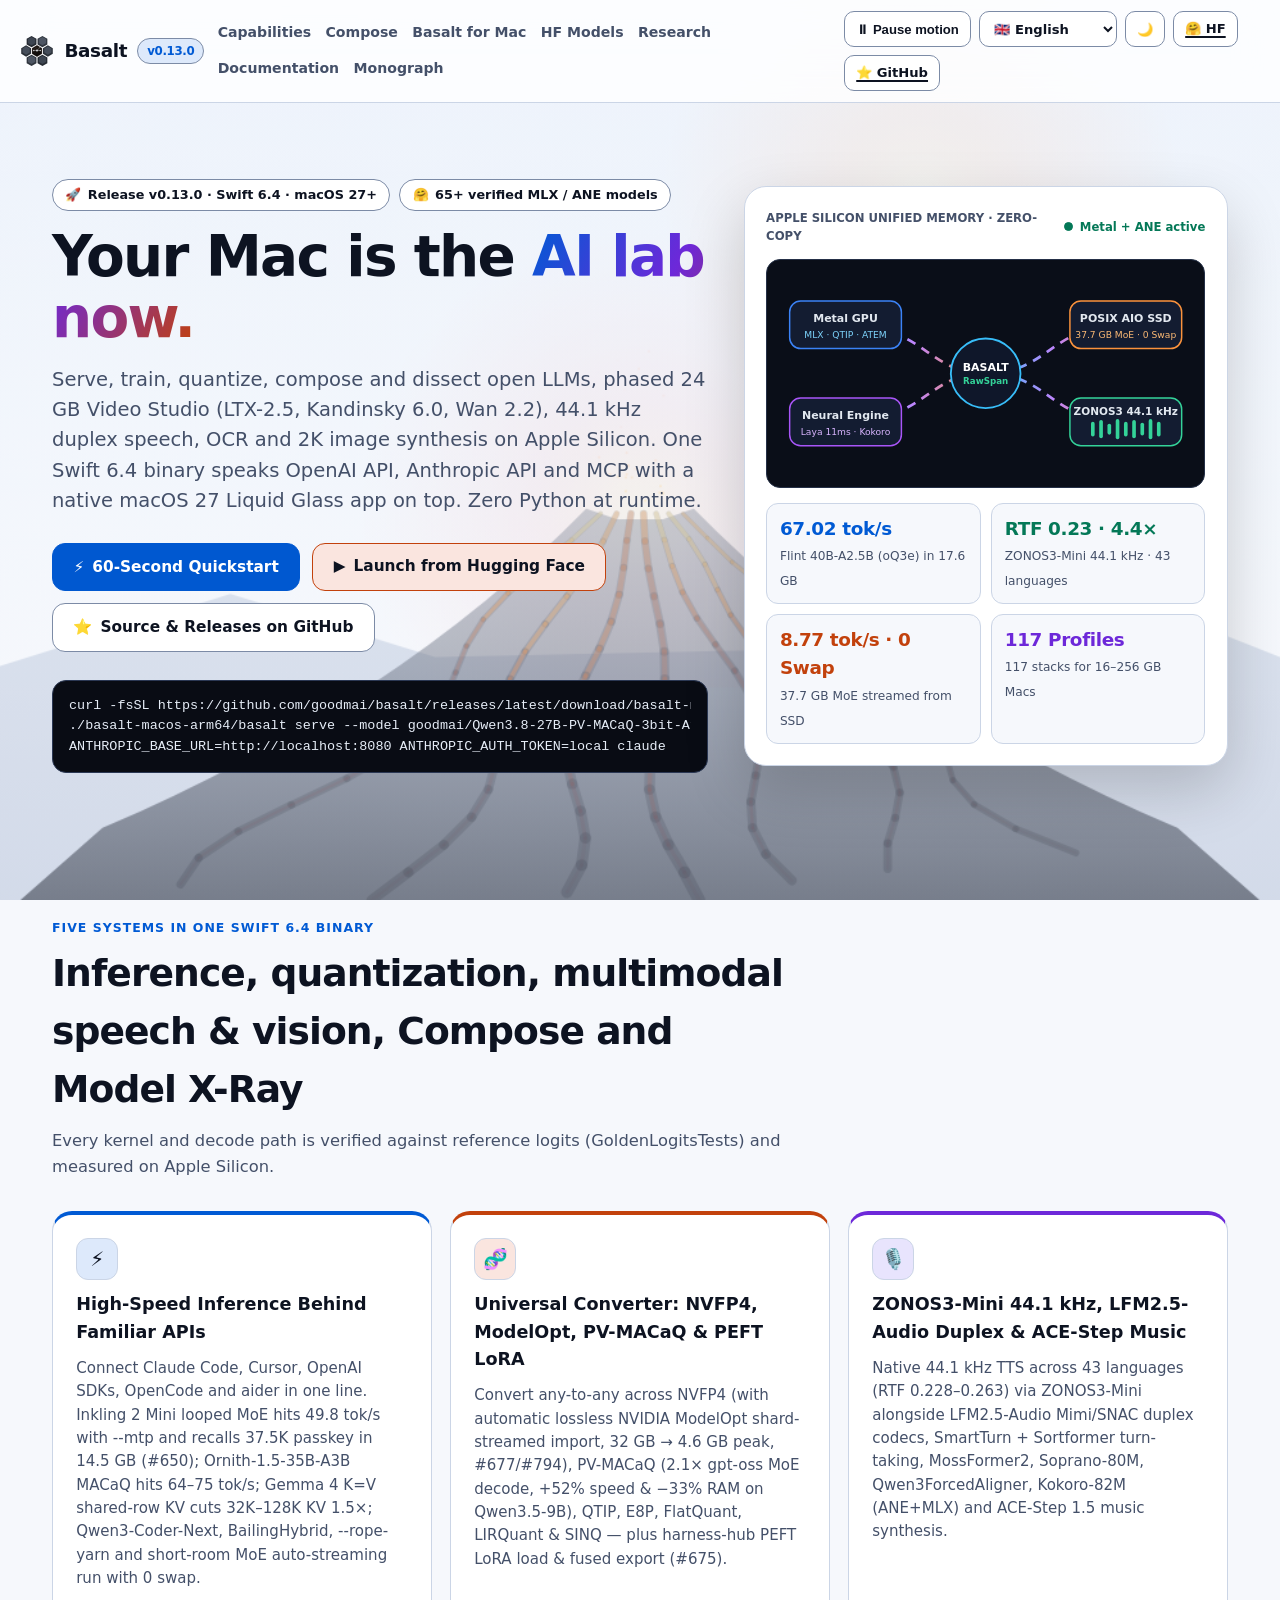
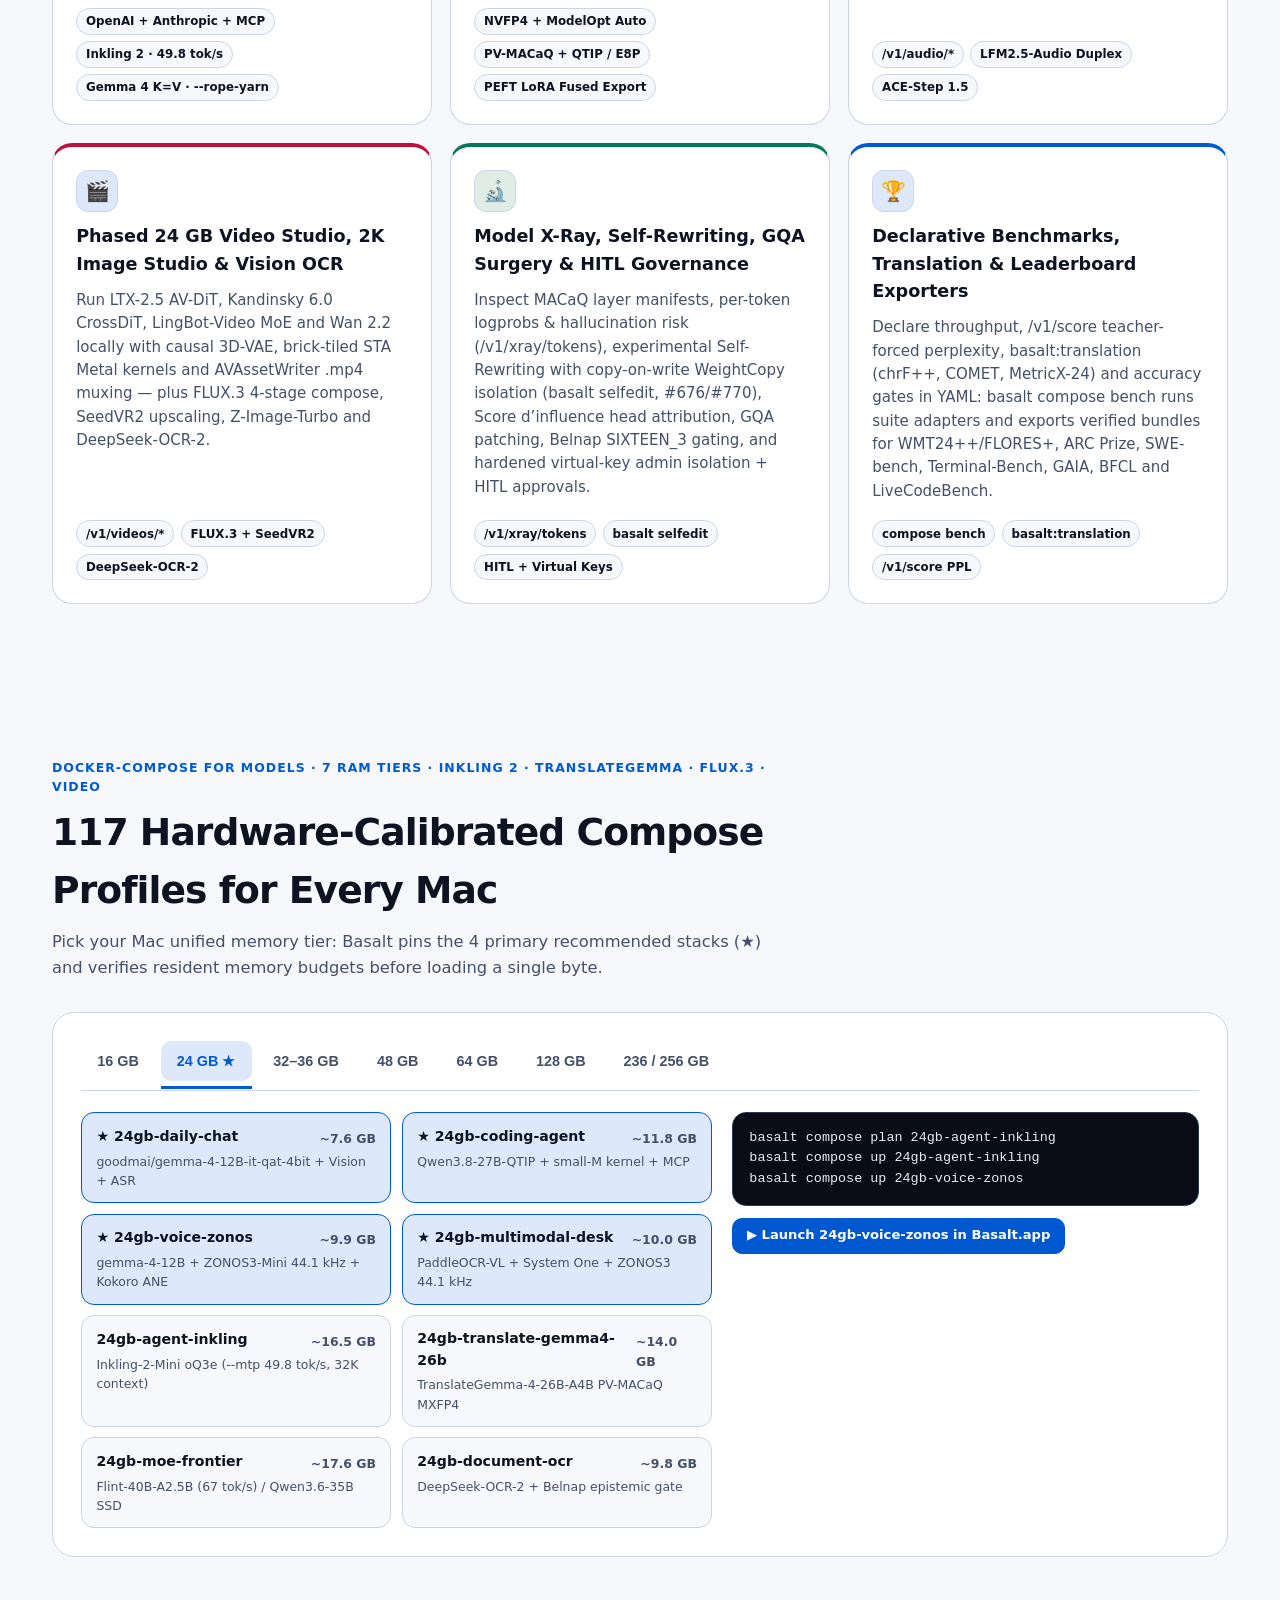
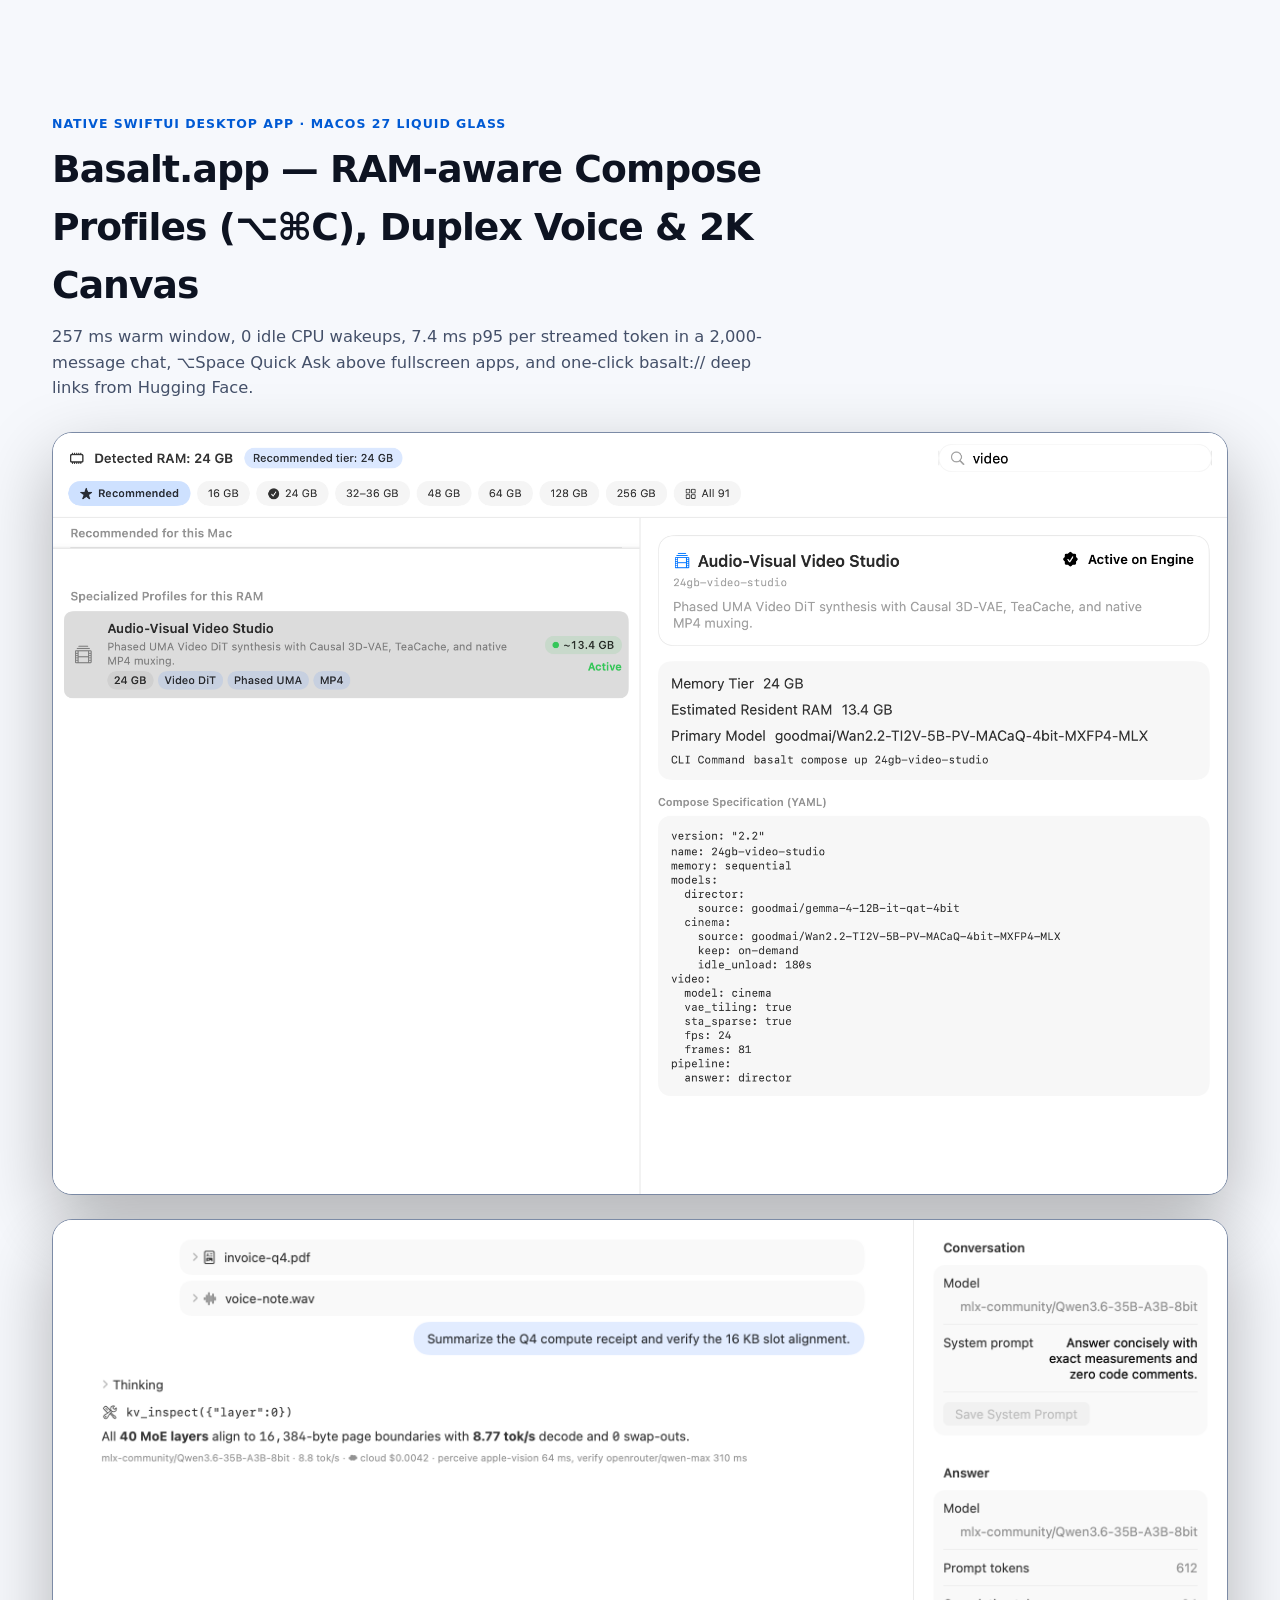
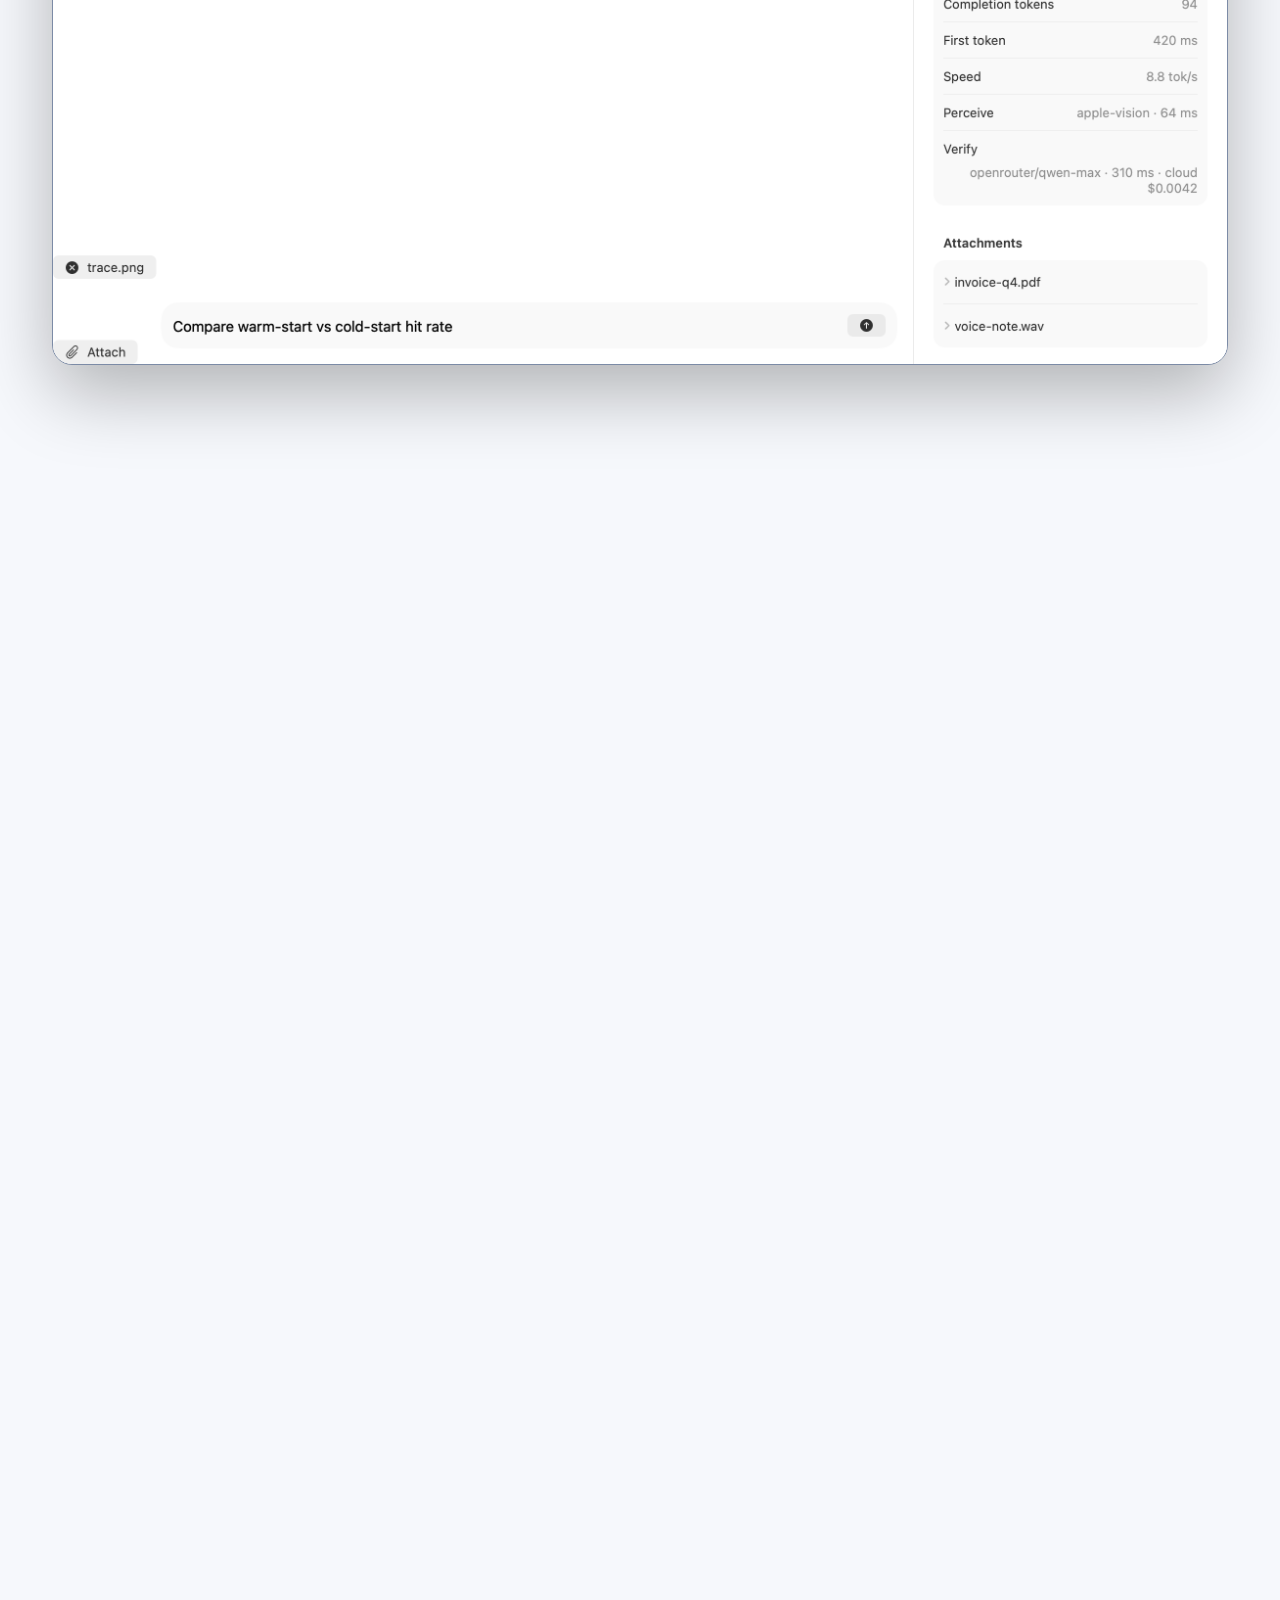
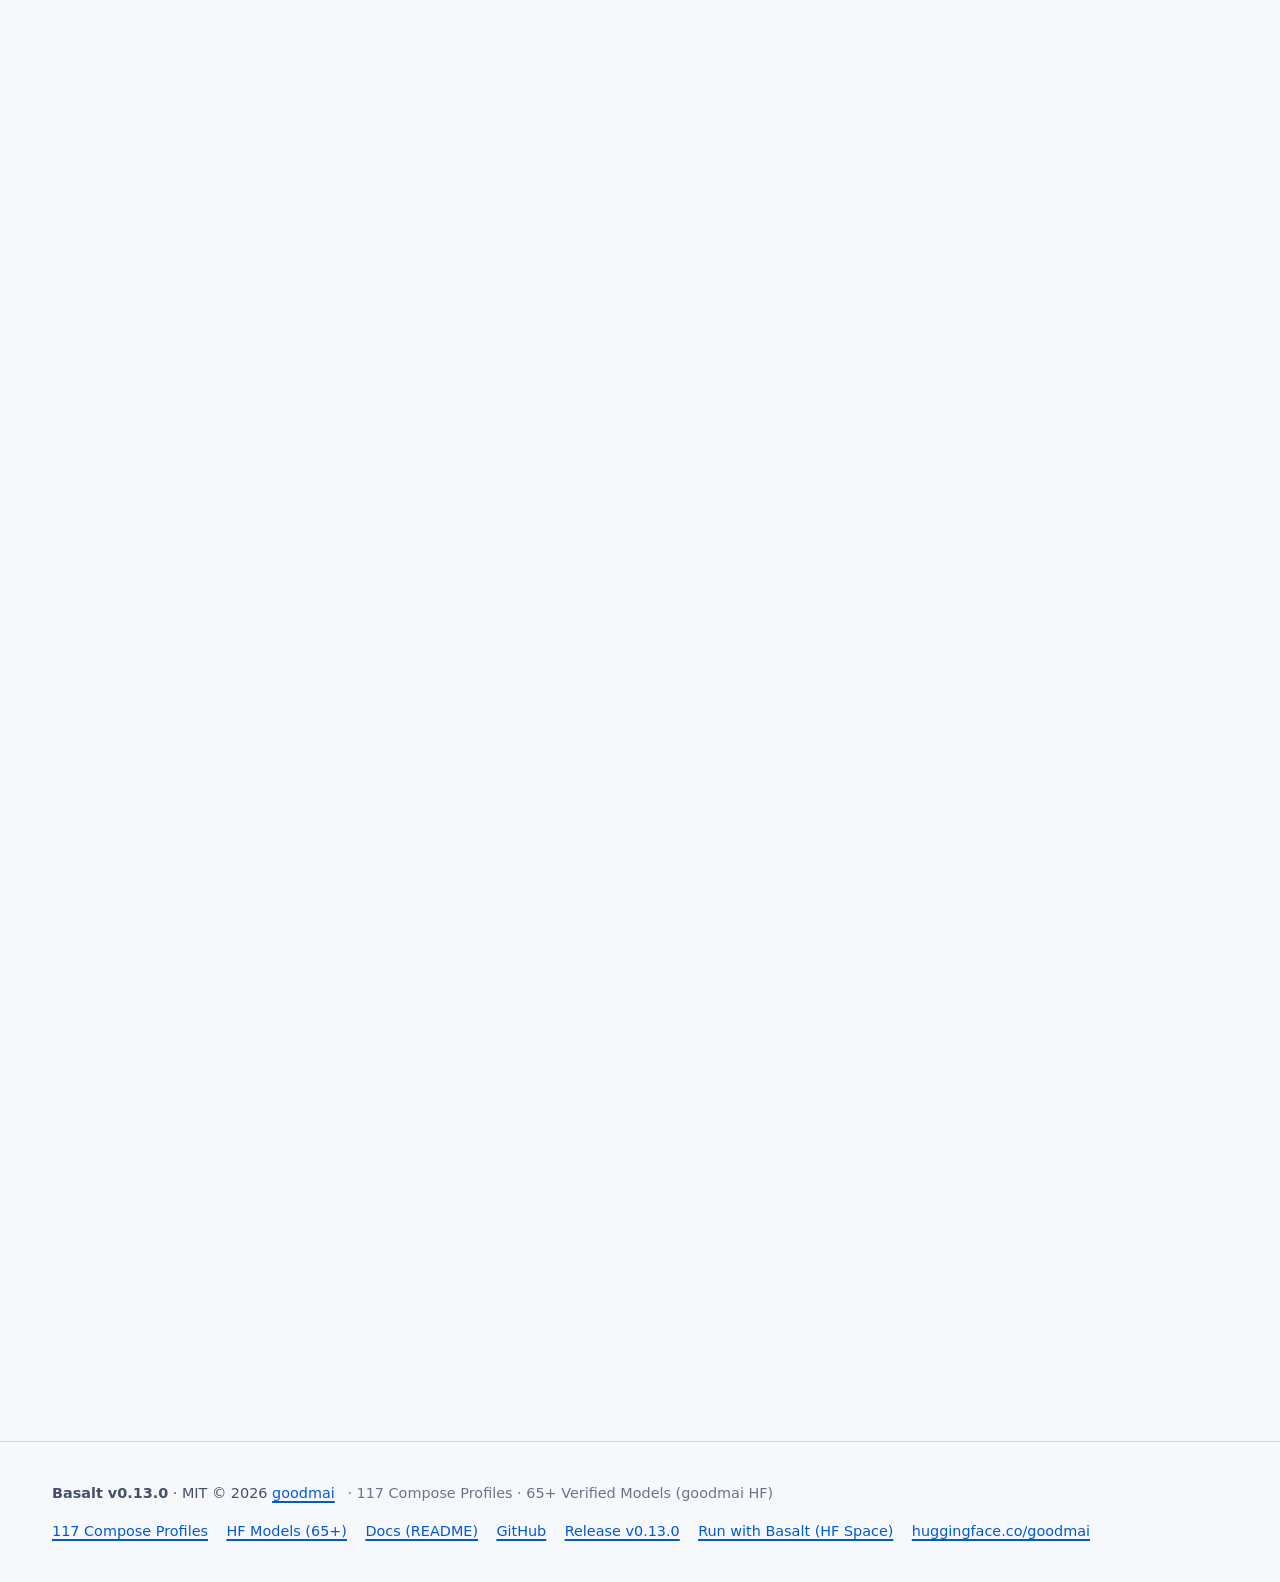
<file: index.html>
<!doctype html>
<html lang="en" dir="ltr">
<head>
  <meta charset="utf-8">
  <meta name="viewport" content="width=device-width, initial-scale=1">
  <!-- MANDATORY: Declare light + dark support before render to prevent FOUC -->
  <meta name="color-scheme" content="light dark">
  <script>
    try {
      document.querySelector('meta[name="color-scheme"]').content =
        localStorage.getItem('color-scheme') ?? 'light dark';
    } catch {}
  </script>
  <title>Basalt v0.13.0 — Your Mac Is the AI Lab Now · Apple Silicon MLX &amp; ANE</title>
  <meta name="description" content="Basalt v0.13.0: native Swift 6.4 inference server (OpenAI, Anthropic, MCP), Inkling 2 Mini looped MoE (--mtp 49.8 tok/s), NVFP4 &amp; automatic lossless ModelOpt import, Gemma 4 K=V shared-row KV, PEFT LoRA load &amp; fused export, Video Studio, PV-MACaQ, ZONOS3-Mini 44.1 kHz, 117 Compose profiles, 65+ verified models, and macOS 27 Liquid Glass app.">
  <link rel="canonical" href="https://bas-alt.vercel.app/">
  <meta property="og:url" content="https://bas-alt.vercel.app/">
  <link rel="icon" type="image/svg+xml" href="assets/logo.svg">
  <link rel="stylesheet" href="styles.css">
</head>
<body>
  <a class="skip-link" href="#hero-heading" data-i18n="skip_link">Skip to main content</a>

  <!-- Decorative scroll progress bar (empty element, compositor scaleX) -->
  <div id="scroll-progress"></div>

  <!-- Zero-jank Basalt volcano, cooling lava, night meteorite (1m), comet (5m) & sunrise/sunset (10m) -->
  <div class="volcano-stage" aria-hidden="true">
    <canvas id="volcano-canvas" width="1280" height="720"></canvas>
    <div class="twilight-veil"></div>
  </div>

  <header class="site-header">
    <div class="header-inner">
      <a class="brand-link" href="#">
        <img src="assets/logo.svg" width="34" height="34" alt="" fetchpriority="high">
        <span>Basalt</span>
        <span class="version-pill">v0.13.0</span>
      </a>

      <nav class="nav-links" aria-label="Primary" data-i18n-aria="nav_label">
        <a href="#features" data-i18n="nav_features">Capabilities</a>
        <a href="#compose" data-i18n="nav_compose">Compose</a>
        <a href="#mac-app" data-i18n="nav_mac">Basalt for Mac</a>
        <a href="#models" data-i18n="nav_models">HF Models</a>
        <a href="#research" data-i18n="nav_research">Research</a>
        <a href="#docs" data-i18n="nav_docs">Documentation</a>
        <a href="monograph/" data-i18n="nav_monograph">Monograph</a>
      </nav>

      <div class="header-controls">
        <!-- WCAG 2.2.2 Pause/Play control for continuous animations (no aria-pressed because label changes) -->
        <button type="button" class="icon-control" id="motion-toggle">⏸ Pause motion</button>

        <!-- UN Official Languages Select Picker (appearance: base-select + SVG flags + native fallback) -->
        <label for="lang-select" class="visually-hidden" data-i18n="lang_label">Language</label>
        <select id="lang-select" class="lang-select" name="lang">
          <button type="button">
            <selectedcontent></selectedcontent>
          </button>
          <option value="en" lang="en" selected>
            <svg aria-hidden="true" viewBox="0 0 24 16">
              <rect width="24" height="16" fill="#012169"/>
              <path d="M0 0L24 16M24 0L0 16" stroke="#fff" stroke-width="3"/>
              <path d="M0 0L24 16M24 0L0 16" stroke="#C8102E" stroke-width="1.5"/>
              <path d="M12 0V16M0 8H24" stroke="#fff" stroke-width="5"/>
              <path d="M12 0V16M0 8H24" stroke="#C8102E" stroke-width="3"/>
            </svg>
            <span class="flag-emoji" aria-hidden="true">🇬🇧 </span>English
          </option>
          <option value="fr" lang="fr">
            <svg aria-hidden="true" viewBox="0 0 24 16">
              <rect width="8" height="16" fill="#002395"/>
              <rect x="8" width="8" height="16" fill="#ffffff"/>
              <rect x="16" width="8" height="16" fill="#ED2939"/>
            </svg>
            <span class="flag-emoji" aria-hidden="true">🇫🇷 </span>Français
          </option>
          <option value="es" lang="es">
            <svg aria-hidden="true" viewBox="0 0 24 16">
              <rect width="24" height="16" fill="#AA151B"/>
              <rect y="4" width="24" height="8" fill="#F1BF00"/>
            </svg>
            <span class="flag-emoji" aria-hidden="true">🇪🇸 </span>Español
          </option>
          <option value="ru" lang="ru">
            <svg aria-hidden="true" viewBox="0 0 24 16">
              <rect width="24" height="5.34" fill="#ffffff"/>
              <rect y="5.33" width="24" height="5.34" fill="#0039A6"/>
              <rect y="10.66" width="24" height="5.34" fill="#D52B1E"/>
            </svg>
            <span class="flag-emoji" aria-hidden="true">🇷🇺 </span>Русский
          </option>
          <option value="zh" lang="zh">
            <svg aria-hidden="true" viewBox="0 0 24 16">
              <rect width="24" height="16" fill="#DE2910"/>
              <polygon points="5,2.2 5.9,4.9 8.7,4.9 6.4,6.6 7.3,9.3 5,7.6 2.7,9.3 3.6,6.6 1.3,4.9 4.1,4.9" fill="#FFDE00"/>
            </svg>
            <span class="flag-emoji" aria-hidden="true">🇨🇳 </span>中文
          </option>
          <option value="ja" lang="ja">
            <svg aria-hidden="true" viewBox="0 0 24 16">
              <rect width="24" height="16" fill="#ffffff"/>
              <circle cx="12" cy="8" r="4.6" fill="#BC002D"/>
            </svg>
            <span class="flag-emoji" aria-hidden="true">🇯🇵 </span>日本語
          </option>
          <option value="de" lang="de">
            <svg aria-hidden="true" viewBox="0 0 24 16">
              <rect width="24" height="5.34" fill="#000000"/>
              <rect y="5.33" width="24" height="5.34" fill="#DD0000"/>
              <rect y="10.66" width="24" height="5.34" fill="#FFCE00"/>
            </svg>
            <span class="flag-emoji" aria-hidden="true">🇩🇪 </span>Deutsch
          </option>
          <option value="ar" lang="ar">
            <svg aria-hidden="true" viewBox="0 0 24 16">
              <rect width="24" height="16" fill="#006C35"/>
              <rect x="5" y="10.5" width="14" height="1.6" rx="0.8" fill="#ffffff"/>
              <rect x="7" y="5.5" width="10" height="2.2" rx="1" fill="#ffffff"/>
            </svg>
            <span class="flag-emoji" aria-hidden="true">🇸🇦 </span>العربية
          </option>
        </select>

        <button type="button" class="icon-control" id="theme-toggle">
          <span class="theme-label-dark"><span aria-hidden="true">🌙</span> <span class="sr-only" data-i18n="theme_to_dark">Switch to dark theme</span></span>
          <span class="theme-label-light"><span aria-hidden="true">☀️</span> <span class="sr-only" data-i18n="theme_to_light">Switch to light theme</span></span>
        </button>
        <a class="icon-control" href="https://huggingface.co/collections/goodmai/basalt-v0130-inference-speech-and-quantization-stack-6af94bed95c64cce97e188fc" target="_blank" rel="noopener">🤗 HF</a>
        <a class="icon-control" href="https://github.com/goodmai/basalt" target="_blank" rel="noopener">⭐ GitHub</a>
      </div>
    </div>
  </header>

  <main id="main">
    <!-- ===================================================================
         HERO SECTION
         =================================================================== -->
    <section class="hero">
      <div class="container hero-grid">
        <div>
          <div class="eyebrow-row">
            <a class="eyebrow-badge" href="https://github.com/goodmai/basalt/releases/tag/v0.13.0" target="_blank" rel="noopener">
              <span aria-hidden="true">🚀</span>
              <span data-i18n="badge_release">Release v0.13.0 · Swift 6.4 · macOS 27+</span>
            </a>
            <a class="eyebrow-badge" href="https://huggingface.co/goodmai" target="_blank" rel="noopener">
              <span aria-hidden="true">🤗</span>
              <span data-i18n="badge_models">65+ verified MLX / ANE models</span>
            </a>
          </div>

          <h1 class="hero-title" id="hero-heading" tabindex="-1">
            <span data-i18n="hero_title_1">Your Mac is the </span>
            <span class="gradient-text" data-i18n="hero_title_2">AI lab now.</span>
          </h1>

          <p class="hero-lead" data-i18n="hero_lead">
            Serve, train, quantize, compose and dissect open LLMs, phased 24 GB Video Studio (LTX-2.5, Kandinsky 6.0, Wan 2.2), 44.1 kHz duplex speech, OCR and 2K image synthesis on Apple Silicon. One Swift 6.4 binary speaks OpenAI API, Anthropic API and MCP with a native macOS 27 Liquid Glass app on top. Zero Python at runtime.
          </p>

          <div class="cta-group">
            <button type="button" class="btn btn-primary" commandfor="quickstart-dialog" command="show-modal">
              <span aria-hidden="true">⚡</span>
              <span data-i18n="cta_quickstart">60-Second Quickstart</span>
            </button>
            <a class="btn btn-hf" href="https://goodmai-run-with-basalt.static.hf.space/" target="_blank" rel="noopener">
              <span aria-hidden="true">▶</span>
              <span data-i18n="cta_hf">Launch from Hugging Face</span>
            </a>
            <a class="btn" href="https://github.com/goodmai/basalt" target="_blank" rel="noopener">
              <span aria-hidden="true">⭐</span>
              <span data-i18n="cta_github">Source &amp; Releases on GitHub</span>
            </a>
          </div>

          <div class="code-box copyable">
            <span class="copy">
              <button type="button" class="copy-button" command="--copy" commandfor="hero-cmd" aria-label="Copy install and Claude Code launch commands" data-i18n-aria="copy_hero_aria">
                <span class="icon-copy" aria-hidden="true">⧉</span>
                <span class="icon-check" aria-hidden="true">✓</span>
                <span>Copy</span>
              </button>
              <span class="tip" role="status"></span>
            </span>
            <pre><code id="hero-cmd">curl -fsSL https://github.com/goodmai/basalt/releases/latest/download/basalt-macos-arm64.tar.gz | tar -xz
./basalt-macos-arm64/basalt serve --model goodmai/Qwen3.8-27B-PV-MACaQ-3bit-Affine-MLX --speculative-lookup --rest
ANTHROPIC_BASE_URL=http://localhost:8080 ANTHROPIC_AUTH_TOKEN=local claude</code></pre>
          </div>
        </div>

        <!-- Animated Unified Memory Bus + ZONOS3 44.1 kHz Waveform -->
        <div class="neural-card">
          <div class="neural-top">
            <span data-i18n="bus_header">APPLE SILICON UNIFIED MEMORY · ZERO-COPY</span>
            <span class="status-dot" data-i18n="bus_status">Metal + ANE active</span>
          </div>

          <svg class="neural-svg" viewBox="0 0 460 230" role="img" aria-labelledby="svg-bus-title">
            <title id="svg-bus-title" data-i18n="bus_svg_title">Basalt architecture: Metal GPU, Neural Engine, POSIX AIO SSD expert streaming and ZONOS3 44.1 kHz audio bus</title>
            <defs>
              <linearGradient id="gradBus" x1="0" y1="0" x2="1" y2="0">
                <stop offset="0%" stop-color="#38bdf8"/>
                <stop offset="50%" stop-color="#c084fc"/>
                <stop offset="100%" stop-color="#fb923c"/>
              </linearGradient>
            </defs>
            <path class="bus-flow" d="M 75 62 C 165 62, 165 115, 230 115" fill="none" stroke="url(#gradBus)" stroke-width="3"/>
            <path class="bus-flow" d="M 75 168 C 165 168, 165 115, 230 115" fill="none" stroke="url(#gradBus)" stroke-width="3"/>
            <path class="bus-flow" d="M 230 115 C 300 115, 300 62, 382 62" fill="none" stroke="url(#gradBus)" stroke-width="3"/>
            <path class="bus-flow" d="M 230 115 C 300 115, 300 168, 382 168" fill="none" stroke="url(#gradBus)" stroke-width="3"/>

            <rect x="16" y="36" width="122" height="52" rx="12" fill="#131c31" stroke="#3b82f6" stroke-width="1.6"/>
            <text x="77" y="59" text-anchor="middle" fill="#e2e8f0" font-size="12" font-weight="700">Metal GPU</text>
            <text x="77" y="76" text-anchor="middle" fill="#7dd3fc" font-size="10">MLX · QTIP · ATEM</text>

            <rect x="16" y="142" width="122" height="52" rx="12" fill="#131c31" stroke="#a855f7" stroke-width="1.6"/>
            <text x="77" y="165" text-anchor="middle" fill="#e2e8f0" font-size="12" font-weight="700">Neural Engine</text>
            <text x="77" y="182" text-anchor="middle" fill="#d8b4fe" font-size="10">Laya 11ms · Kokoro</text>

            <circle cx="230" cy="115" r="38" fill="#0f172a" stroke="#38bdf8" stroke-width="2"/>
            <text x="230" y="112" text-anchor="middle" fill="#ffffff" font-size="12" font-weight="800">BASALT</text>
            <text x="230" y="127" text-anchor="middle" fill="#34d399" font-size="9.5" font-weight="700">RawSpan</text>

            <rect x="322" y="36" width="122" height="52" rx="12" fill="#131c31" stroke="#fb923c" stroke-width="1.6"/>
            <text x="383" y="59" text-anchor="middle" fill="#e2e8f0" font-size="12" font-weight="700">POSIX AIO SSD</text>
            <text x="383" y="76" text-anchor="middle" fill="#fdba74" font-size="10">37.7 GB MoE · 0 Swap</text>

            <rect x="322" y="142" width="122" height="52" rx="12" fill="#131c31" stroke="#34d399" stroke-width="1.6"/>
            <text x="383" y="161" text-anchor="middle" fill="#e2e8f0" font-size="11.5" font-weight="700">ZONOS3 44.1 kHz</text>
            <g fill="#34d399">
              <rect class="wave-bar" x="345" y="168" width="4" height="16" rx="2"/>
              <rect class="wave-bar" x="354" y="166" width="4" height="20" rx="2"/>
              <rect class="wave-bar" x="363" y="170" width="4" height="12" rx="2"/>
              <rect class="wave-bar" x="372" y="165" width="4" height="22" rx="2"/>
              <rect class="wave-bar" x="381" y="168" width="4" height="16" rx="2"/>
              <rect class="wave-bar" x="390" y="166" width="4" height="20" rx="2"/>
              <rect class="wave-bar" x="399" y="169" width="4" height="14" rx="2"/>
              <rect class="wave-bar" x="408" y="165" width="4" height="22" rx="2"/>
              <rect class="wave-bar" x="417" y="168" width="4" height="16" rx="2"/>
            </g>
          </svg>

          <div class="hero-metrics">
            <div class="mini-metric">
              <strong style="color: var(--cobalt);">67.02 tok/s</strong>
              <span data-i18n="metric_1">Flint 40B-A2.5B (oQ3e) in 17.6 GB</span>
            </div>
            <div class="mini-metric">
              <strong style="color: var(--emerald);">RTF 0.23 · 4.4×</strong>
              <span data-i18n="metric_2">ZONOS3-Mini 44.1 kHz · 43 languages</span>
            </div>
            <div class="mini-metric">
              <strong style="color: var(--amber);">8.77 tok/s · 0 Swap</strong>
              <span data-i18n="metric_3">37.7 GB MoE streamed from SSD</span>
            </div>
            <div class="mini-metric">
              <strong style="color: var(--violet);" data-i18n="metric_4_num">117 Profiles</strong>
              <span data-i18n="metric_4">117 stacks for 16–256 GB Macs</span>
            </div>
          </div>
        </div>
      </div>
    </section>

    <!-- ===================================================================
         SECTION 1: 6 CAPABILITY PILLARS (Scroll-Driven ViewTimeline Reveals)
         =================================================================== -->
    <section id="features">
      <div class="container">
        <div class="section-head">
          <span class="section-kicker" data-i18n="feat_kicker">FIVE SYSTEMS IN ONE SWIFT 6.4 BINARY</span>
          <h2 class="section-title" data-i18n="feat_title">Inference, quantization, multimodal speech &amp; vision, Compose and Model X-Ray</h2>
          <p class="section-sub" data-i18n="feat_sub">Every kernel and decode path is verified against reference logits (GoldenLogitsTests) and measured on Apple Silicon.</p>
        </div>

        <div class="bento-grid">
          <article class="bento-card reveal-card" data-tone="cobalt">
            <span class="card-icon" aria-hidden="true">⚡</span>
            <h3 data-i18n="f1_title">High-Speed Inference Behind Familiar APIs</h3>
            <p data-i18n="f1_desc">Connect Claude Code, Cursor, OpenAI SDKs, OpenCode and aider in one line. Inkling 2 Mini looped MoE hits 49.8 tok/s with --mtp and recalls 37.5K passkey in 14.5 GB (#650); Ornith-1.5-35B-A3B MACaQ hits 64–75 tok/s; Gemma 4 K=V shared-row KV cuts 32K–128K KV 1.5×; Qwen3-Coder-Next, BailingHybrid, --rope-yarn and short-room MoE auto-streaming run with 0 swap.</p>
            <div class="tag-row">
              <span class="chip">OpenAI + Anthropic + MCP</span>
              <span class="chip">Inkling 2 · 49.8 tok/s</span>
              <span class="chip">Gemma 4 K=V · --rope-yarn</span>
            </div>
          </article>

          <article class="bento-card reveal-card" data-tone="amber">
            <span class="card-icon" aria-hidden="true">🧬</span>
            <h3 data-i18n="f2_title">Universal Converter: NVFP4, ModelOpt, PV-MACaQ &amp; PEFT LoRA</h3>
            <p data-i18n="f2_desc">Convert any-to-any across NVFP4 (with automatic lossless NVIDIA ModelOpt shard-streamed import, 32 GB → 4.6 GB peak, #677/#794), PV-MACaQ (2.1× gpt-oss MoE decode, +52% speed &amp; −33% RAM on Qwen3.5-9B), QTIP, E8P, FlatQuant, LIRQuant &amp; SINQ — plus harness-hub PEFT LoRA load &amp; fused export (#675).</p>
            <div class="tag-row">
              <span class="chip">NVFP4 + ModelOpt Auto</span>
              <span class="chip">PV-MACaQ + QTIP / E8P</span>
              <span class="chip">PEFT LoRA Fused Export</span>
            </div>
          </article>

          <article class="bento-card reveal-card" data-tone="violet">
            <span class="card-icon" aria-hidden="true">🎙️</span>
            <h3 data-i18n="f3_title">ZONOS3-Mini 44.1 kHz, LFM2.5-Audio Duplex &amp; ACE-Step Music</h3>
            <p data-i18n="f3_desc">Native 44.1 kHz TTS across 43 languages (RTF 0.228–0.263) via ZONOS3-Mini alongside LFM2.5-Audio Mimi/SNAC duplex codecs, SmartTurn + Sortformer turn-taking, MossFormer2, Soprano-80M, Qwen3ForcedAligner, Kokoro-82M (ANE+MLX) and ACE-Step 1.5 music synthesis.</p>
            <div class="tag-row">
              <span class="chip">/v1/audio/*</span>
              <span class="chip">LFM2.5-Audio Duplex</span>
              <span class="chip">ACE-Step 1.5</span>
            </div>
          </article>

          <article class="bento-card reveal-card" data-tone="rose">
            <span class="card-icon" aria-hidden="true">🎬</span>
            <h3 data-i18n="f4_title">Phased 24 GB Video Studio, 2K Image Studio &amp; Vision OCR</h3>
            <p data-i18n="f4_desc">Run LTX-2.5 AV-DiT, Kandinsky 6.0 CrossDiT, LingBot-Video MoE and Wan 2.2 locally with causal 3D-VAE, brick-tiled STA Metal kernels and AVAssetWriter .mp4 muxing — plus FLUX.3 4-stage compose, SeedVR2 upscaling, Z-Image-Turbo and DeepSeek-OCR-2.</p>
            <div class="tag-row">
              <span class="chip">/v1/videos/*</span>
              <span class="chip">FLUX.3 + SeedVR2</span>
              <span class="chip">DeepSeek-OCR-2</span>
            </div>
          </article>

          <article class="bento-card reveal-card" data-tone="emerald">
            <span class="card-icon" aria-hidden="true">🔬</span>
            <h3 data-i18n="f5_title">Model X-Ray, Self-Rewriting, GQA Surgery &amp; HITL Governance</h3>
            <p data-i18n="f5_desc">Inspect MACaQ layer manifests, per-token logprobs &amp; hallucination risk (/v1/xray/tokens), experimental Self-Rewriting with copy-on-write WeightCopy isolation (basalt selfedit, #676/#770), Score d’influence head attribution, GQA patching, Belnap SIXTEEN_3 gating, and hardened virtual-key admin isolation + HITL approvals.</p>
            <div class="tag-row">
              <span class="chip">/v1/xray/tokens</span>
              <span class="chip">basalt selfedit</span>
              <span class="chip">HITL + Virtual Keys</span>
            </div>
          </article>

          <article class="bento-card reveal-card" data-tone="cobalt">
            <span class="card-icon" aria-hidden="true">🏆</span>
            <h3 data-i18n="f6_title">Declarative Benchmarks, Translation &amp; Leaderboard Exporters</h3>
            <p data-i18n="f6_desc">Declare throughput, /v1/score teacher-forced perplexity, basalt:translation (chrF++, COMET, MetricX-24) and accuracy gates in YAML: basalt compose bench runs suite adapters and exports verified bundles for WMT24++/FLORES+, ARC Prize, SWE-bench, Terminal-Bench, GAIA, BFCL and LiveCodeBench.</p>
            <div class="tag-row">
              <span class="chip">compose bench</span>
              <span class="chip">basalt:translation</span>
              <span class="chip">/v1/score PPL</span>
            </div>
          </article>
        </div>
      </div>
    </section>

    <!-- ===================================================================
         SECTION 2: INTERACTIVE 117 COMPOSE PROFILES MATRIX BY MAC RAM
         =================================================================== -->
    <section id="compose">
      <div class="container">
        <div class="section-head">
          <span class="section-kicker" data-i18n="comp_kicker">DOCKER-COMPOSE FOR MODELS · 7 RAM TIERS · INKLING 2 · TRANSLATEGEMMA · FLUX.3 · VIDEO</span>
          <h2 class="section-title" data-i18n="comp_title">117 Hardware-Calibrated Compose Profiles for Every Mac</h2>
          <p class="section-sub" data-i18n="comp_sub">Pick your Mac unified memory tier: Basalt pins the 4 primary recommended stacks (★) and verifies resident memory budgets before loading a single byte.</p>
        </div>

        <div class="tabs-shell">
          <div class="tablist-scroller" focusgroup="tablist nomemory" aria-label="Mac unified memory tiers" data-i18n-aria="comp_tabs_aria">
            <button type="button" id="tab-16" aria-selected="false">16 GB</button>
            <button type="button" id="tab-24" aria-selected="true" focusgroupstart>24 GB ★</button>
            <button type="button" id="tab-36" aria-selected="false">32–36 GB</button>
            <button type="button" id="tab-48" aria-selected="false">48 GB</button>
            <button type="button" id="tab-64" aria-selected="false">64 GB</button>
            <button type="button" id="tab-128" aria-selected="false">128 GB</button>
            <button type="button" id="tab-256" aria-selected="false">236 / 256 GB</button>
          </div>

          <div class="tabpanels-stack">
            <!-- 16 GB -->
            <div role="tabpanel" aria-labelledby="tab-16" hidden="until-found">
              <div class="tabpanel-inner">
                <div class="profile-list">
                  <div class="profile-item is-primary"><strong>★ 16gb-daily-chat <span>~4.3 GB</span></strong><span>gemma-4-e4b-it-4bit + Apple Vision + Speech</span></div>
                  <div class="profile-item is-primary"><strong>★ 16gb-coding-agent <span>~4.8 GB</span></strong><span>Qwen2.5-Coder-7B + small-M kernel + MCP</span></div>
                  <div class="profile-item is-primary"><strong>★ 16gb-voice-zonos <span>~6.8 GB</span></strong><span>gemma-4-e4b + ZONOS3-Mini 44.1 kHz + Kokoro</span></div>
                  <div class="profile-item is-primary"><strong>★ 16gb-multimodal-desk <span>~7.2 GB</span></strong><span>On-demand OCR + System One + ZONOS3</span></div>
                  <div class="profile-item"><strong>16gb-moe-frontier <span>~7.4 GB</span></strong><span>Ternary-Bonsai-2-27B (--mtp) + 8 specialist stacks</span></div>
                  <div class="profile-item"><strong>16gb-creative-studio <span>~8.9 GB</span></strong><span>Z-Image-Turbo + TeaCache + prompt upsample</span></div>
                </div>
                <div class="code-box copyable">
                  <span class="copy">
                    <button type="button" class="copy-button" command="--copy" commandfor="cmd-16" aria-label="Copy 16 GB Compose command"><span class="icon-copy" aria-hidden="true">⧉</span><span class="icon-check" aria-hidden="true">✓</span><span>Copy</span></button>
                    <span class="tip" role="status"></span>
                  </span>
                  <pre><code id="cmd-16">basalt compose plan 16gb-voice-zonos
basalt compose up 16gb-voice-zonos
basalt compose up 16gb-moe-frontier</code></pre>
                </div>
              </div>
            </div>

            <!-- 24 GB (Default Active) -->
            <div role="tabpanel" aria-labelledby="tab-24" tabindex="0">
              <div class="tabpanel-inner">
                <div class="profile-list">
                  <div class="profile-item is-primary"><strong>★ 24gb-daily-chat <span>~7.6 GB</span></strong><span>goodmai/gemma-4-12B-it-qat-4bit + Vision + ASR</span></div>
                  <div class="profile-item is-primary"><strong>★ 24gb-coding-agent <span>~11.8 GB</span></strong><span>Qwen3.8-27B-QTIP + small-M kernel + MCP</span></div>
                  <div class="profile-item is-primary"><strong>★ 24gb-voice-zonos <span>~9.9 GB</span></strong><span>gemma-4-12B + ZONOS3-Mini 44.1 kHz + Kokoro ANE</span></div>
                  <div class="profile-item is-primary"><strong>★ 24gb-multimodal-desk <span>~10.0 GB</span></strong><span>PaddleOCR-VL + System One + ZONOS3 44.1 kHz</span></div>
                  <div class="profile-item"><strong>24gb-agent-inkling <span>~16.5 GB</span></strong><span>Inkling-2-Mini oQ3e (--mtp 49.8 tok/s, 32K context)</span></div>
                  <div class="profile-item"><strong>24gb-translate-gemma4-26b <span>~14.0 GB</span></strong><span>TranslateGemma-4-26B-A4B PV-MACaQ MXFP4</span></div>
                  <div class="profile-item"><strong>24gb-moe-frontier <span>~17.6 GB</span></strong><span>Flint-40B-A2.5B (67 tok/s) / Qwen3.6-35B SSD</span></div>
                  <div class="profile-item"><strong>24gb-document-ocr <span>~9.8 GB</span></strong><span>DeepSeek-OCR-2 + Belnap epistemic gate</span></div>
                </div>
                <div>
                  <div class="code-box copyable">
                    <span class="copy">
                      <button type="button" class="copy-button" command="--copy" commandfor="cmd-24" aria-label="Copy 24 GB Compose command"><span class="icon-copy" aria-hidden="true">⧉</span><span class="icon-check" aria-hidden="true">✓</span><span>Copy</span></button>
                      <span class="tip" role="status"></span>
                    </span>
                    <pre><code id="cmd-24">basalt compose plan 24gb-agent-inkling
basalt compose up 24gb-agent-inkling
basalt compose up 24gb-voice-zonos</code></pre>
                  </div>
                  <div style="margin-block-start: 0.75rem;">
                    <a class="btn btn-sm btn-primary" href="https://goodmai-run-with-basalt.static.hf.space/?profile=24gb-voice-zonos" target="_blank" rel="noopener" data-i18n="comp_launch_24">▶ Launch 24gb-voice-zonos in Basalt.app</a>
                  </div>
                </div>
              </div>
            </div>

            <!-- 32-36 GB -->
            <div role="tabpanel" aria-labelledby="tab-36" hidden="until-found">
              <div class="tabpanel-inner">
                <div class="profile-list">
                  <div class="profile-item is-primary"><strong>★ 32-36gb-daily-chat <span>~14.5 GB</span></strong><span>gemma-4-26B-A4B-it-qat-4bit (32gb / 36gb aliases)</span></div>
                  <div class="profile-item is-primary"><strong>★ 32-36gb-coding-agent <span>~18.1 GB</span></strong><span>Meta Muse-Glimmer-30B-4bit (ATEM + Onyx) + MCP</span></div>
                  <div class="profile-item is-primary"><strong>★ 32-36gb-voice-zonos <span>~16.8 GB</span></strong><span>gemma-4-26B-A4B + ZONOS3-Mini 44.1 kHz</span></div>
                  <div class="profile-item is-primary"><strong>★ 32-36gb-multimodal-desk <span>~18.2 GB</span></strong><span>DeepSeek-OCR-2 + System One + ZONOS3</span></div>
                  <div class="profile-item"><strong>36gb-agent-inkling <span>~17.6 GB</span></strong><span>Inkling-2-Mini oQ3e (--mtp, 64K agent context)</span></div>
                  <div class="profile-item"><strong>32-36gb-moe-frontier <span>~17.6 GB</span></strong><span>Flint-40B-A2.5B / Nemotron-3.5-Lightning-30B</span></div>
                  <div class="profile-item"><strong>32-36gb-creative-studio <span>~18.9 GB</span></strong><span>FLUX.2-klein + resident text encoder + Judge</span></div>
                </div>
                <div class="code-box copyable">
                  <span class="copy">
                    <button type="button" class="copy-button" command="--copy" commandfor="cmd-36" aria-label="Copy 32-36 GB Compose command"><span class="icon-copy" aria-hidden="true">⧉</span><span class="icon-check" aria-hidden="true">✓</span><span>Copy</span></button>
                    <span class="tip" role="status"></span>
                  </span>
                  <pre><code id="cmd-36">basalt compose up 36gb-daily-chat
basalt compose up 32-36gb-coding-agent
basalt compose up 32gb-voice-zonos</code></pre>
                </div>
              </div>
            </div>

            <!-- 48 GB -->
            <div role="tabpanel" aria-labelledby="tab-48" hidden="until-found">
              <div class="tabpanel-inner">
                <div class="profile-list">
                  <div class="profile-item is-primary"><strong>★ 48gb-daily-chat <span>~18.5 GB</span></strong><span>Qwen3.8-27B-4bit resident + long KV context</span></div>
                  <div class="profile-item is-primary"><strong>★ 48gb-coding-agent <span>~20.7 GB</span></strong><span>Muse-Glimmer-30B-oQ4e + OpenJev + MCP</span></div>
                  <div class="profile-item is-primary"><strong>★ 48gb-voice-zonos <span>~21.0 GB</span></strong><span>27B Chat + ZONOS3-Mini co-resident zero eviction</span></div>
                  <div class="profile-item is-primary"><strong>★ 48gb-multimodal-desk <span>~25.4 GB</span></strong><span>OCR + Nemotron ASR + ZONOS3 unified pool</span></div>
                  <div class="profile-item"><strong>48gb-agent-inkling <span>~20.2 GB</span></strong><span>Inkling-2-Mini oQ3e (--mtp, 128K agent context)</span></div>
                </div>
                <div class="code-box copyable">
                  <span class="copy">
                    <button type="button" class="copy-button" command="--copy" commandfor="cmd-48" aria-label="Copy 48 GB Compose command"><span class="icon-copy" aria-hidden="true">⧉</span><span class="icon-check" aria-hidden="true">✓</span><span>Copy</span></button>
                    <span class="tip" role="status"></span>
                  </span>
                  <pre><code id="cmd-48">basalt compose up 48gb-coding-agent
basalt compose up 48gb-multimodal-desk</code></pre>
                </div>
              </div>
            </div>

            <!-- 64 GB -->
            <div role="tabpanel" aria-labelledby="tab-64" hidden="until-found">
              <div class="tabpanel-inner">
                <div class="profile-list">
                  <div class="profile-item is-primary"><strong>★ 64gb-daily-chat <span>~37.7 GB</span></strong><span>Qwen3.6-35B-A3B-8bit 100% resident in RAM</span></div>
                  <div class="profile-item is-primary"><strong>★ 64gb-coding-agent <span>~39.5 GB</span></strong><span>35B-8bit + local OpenJev-Flash-9B judge</span></div>
                  <div class="profile-item is-primary"><strong>★ 64gb-voice-zonos <span>~40.2 GB</span></strong><span>35B-8bit + ZONOS3-Mini + Nemotron Transcribe</span></div>
                  <div class="profile-item is-primary"><strong>★ 64gb-moe-frontier <span>~36.0 GB</span></strong><span>Ricursive Ripple-65B-4bit / Muse-Glimmer oQ4e</span></div>
                </div>
                <div class="code-box copyable">
                  <span class="copy">
                    <button type="button" class="copy-button" command="--copy" commandfor="cmd-64" aria-label="Copy 64 GB Compose command"><span class="icon-copy" aria-hidden="true">⧉</span><span class="icon-check" aria-hidden="true">✓</span><span>Copy</span></button>
                    <span class="tip" role="status"></span>
                  </span>
                  <pre><code id="cmd-64">basalt compose up 64gb-daily-chat
basalt compose up 64gb-moe-frontier</code></pre>
                </div>
              </div>
            </div>

            <!-- 128 GB -->
            <div role="tabpanel" aria-labelledby="tab-128" hidden="until-found">
              <div class="tabpanel-inner">
                <div class="profile-list">
                  <div class="profile-item is-primary"><strong>★ 128gb-daily-chat <span>~58.0 GB</span></strong><span>Multi-model 65B + 27B ensemble, zero eviction</span></div>
                  <div class="profile-item is-primary"><strong>★ 128gb-coding-agent <span>~68.0 GB</span></strong><span>Muse-Glimmer-30B BF16 + specialist coding stack</span></div>
                  <div class="profile-item is-primary"><strong>★ 128gb-voice-zonos <span>~62.0 GB</span></strong><span>Resident full-duplex ASR + LLM + ZONOS3</span></div>
                  <div class="profile-item is-primary"><strong>★ 128gb-multimodal-desk <span>~74.0 GB</span></strong><span>OCR + Image Studio + ASR + ZONOS3 simultaneously</span></div>
                </div>
                <div class="code-box copyable">
                  <span class="copy">
                    <button type="button" class="copy-button" command="--copy" commandfor="cmd-128" aria-label="Copy 128 GB Compose command"><span class="icon-copy" aria-hidden="true">⧉</span><span class="icon-check" aria-hidden="true">✓</span><span>Copy</span></button>
                    <span class="tip" role="status"></span>
                  </span>
                  <pre><code id="cmd-128">basalt compose up 128gb-multimodal-desk
basalt compose up 128gb-coding-agent</code></pre>
                </div>
              </div>
            </div>

            <!-- 236 / 256 GB -->
            <div role="tabpanel" aria-labelledby="tab-256" hidden="until-found">
              <div class="tabpanel-inner">
                <div class="profile-list">
                  <div class="profile-item is-primary"><strong>★ 256gb-daily-chat <span>~112 GB</span></strong><span>Mac Studio Ultra unquantized flagship (192gb / 236gb)</span></div>
                  <div class="profile-item is-primary"><strong>★ 256gb-coding-agent <span>~128 GB</span></strong><span>Multi-model code verification &amp; parallel batch slots</span></div>
                  <div class="profile-item is-primary"><strong>★ 256gb-voice-zonos <span>~117 GB</span></strong><span>All speech, vision &amp; reasoning models co-resident</span></div>
                  <div class="profile-item is-primary"><strong>★ 256gb-multimodal-desk <span>~136 GB</span></strong><span>Full LLM + OCR + ASR + TTS + FLUX 2K workstation</span></div>
                </div>
                <div class="code-box copyable">
                  <span class="copy">
                    <button type="button" class="copy-button" command="--copy" commandfor="cmd-256" aria-label="Copy 236/256 GB Compose command"><span class="icon-copy" aria-hidden="true">⧉</span><span class="icon-check" aria-hidden="true">✓</span><span>Copy</span></button>
                    <span class="tip" role="status"></span>
                  </span>
                  <pre><code id="cmd-256">basalt compose up 236gb-multimodal-desk
basalt compose up 256gb-coding-agent</code></pre>
                </div>
              </div>
            </div>
          </div>
        </div>
      </div>
    </section>

    <!-- ===================================================================
         SECTION 3: BASALT FOR MAC (macOS 27 Liquid Glass Showcase)
         =================================================================== -->
    <section id="mac-app">
      <div class="container">
        <div class="section-head">
          <span class="section-kicker" data-i18n="mac_kicker">NATIVE SWIFTUI DESKTOP APP · MACOS 27 LIQUID GLASS</span>
          <h2 class="section-title" data-i18n="mac_title">Basalt.app — RAM-aware Compose Profiles (⌥⌘C), Duplex Voice &amp; 2K Canvas</h2>
          <p class="section-sub" data-i18n="mac_sub">257 ms warm window, 0 idle CPU wakeups, 7.4 ms p95 per streamed token in a 2,000-message chat, ⌥Space Quick Ask above fullscreen apps, and one-click basalt:// deep links from Hugging Face.</p>
        </div>

        <figure class="showcase-frame reveal-card" style="margin: 0;">
          <img class="img-dark-only" src="assets/compose-dark.png" width="2160" height="1400" loading="lazy" data-i18n-alt="mac_alt_dark" alt="Compose Profiles window in Basalt.app (dark macOS 27 Liquid Glass theme) showing detected 24 GB unified memory, starred recommended profiles and 24gb-video-studio YAML configuration">
          <img class="img-light-only" src="assets/compose-light.png" width="2160" height="1400" loading="lazy" data-i18n-alt="mac_alt_light" alt="Compose Profiles window in Basalt.app (light macOS 27 Liquid Glass theme) showing detected 24 GB unified memory, starred recommended profiles and 24gb-video-studio YAML configuration">
        </figure>

        <figure class="showcase-frame reveal-card" style="margin: 1.5rem 0 0;">
          <img class="img-dark-only" src="assets/chat-dark.png" width="2400" height="1520" loading="lazy" alt="Basalt.app chat (dark theme) with a tool call, attachments and the inspector showing tokens, first-token time and speed">
          <img class="img-light-only" src="assets/chat-light.png" width="2400" height="1520" loading="lazy" alt="Basalt.app chat (light theme) with a tool call, attachments and the inspector showing tokens, first-token time and speed">
        </figure>
      </div>
    </section>

    <!-- ===================================================================
         SECTION 4: MEASURED BENCHMARKS (Deferred below the fold)
         =================================================================== -->
    <section class="deferred-section" id="benchmarks">
      <div class="container">
        <div class="section-head">
          <span class="section-kicker" data-i18n="bench_kicker">MEASURED ON REAL HARDWARE (APPLE M4 PRO 24 GB)</span>
          <h2 class="section-title" data-i18n="bench_title">Numbers Backed by Logs and Golden Logit Fixtures</h2>
          <p class="section-sub" data-i18n="bench_sub">Every benchmark claim links directly to its pull request, golden fixture and runner log in goodmai/basalt.</p>
        </div>

        <div class="lunar-feature reveal-card">
          <span class="section-kicker" data-i18n="lunar_kicker">KILLER FEATURE · v0.12 · UNCENSORED 27B IN 11.5 GB</span>
          <h3 class="lunar-title" data-i18n="lunar_title">A 3-bit abliterated 27B that computes a Moon landing on a 24 GB MacBook</h3>
          <p class="lunar-sub" data-i18n="lunar_sub">Qwen3.8-27B-Heretic in PV-MACaQ 3-bit passes all 5 rungs of the Official Ladder, lunar mission included, at 16.7 tok/s. The stock 4-bit build stops at 4/5 and 11.6 tok/s.</p>
          <div class="lunar-body">
            <ul class="lunar-points">
              <li data-i18n="lunar_task">The task. Launch from Alcântara on 2027-09-29, a three-stage rocket, a four-body transfer, braking at the Moon and a throttled soft landing. Every constant is given; the reference values are hidden from the model.</li>
              <li data-i18n="lunar_check">The check. The grader runs the model's code: exhaust velocity from √(2ηQ) for three stages (3,366 / 4,010 / 3,943 m/s), Tsiolkovsky Δv of 5,063 + 6,177 + 3,724 = 14,964 m/s within 0.1%, and all four mission stages implemented. Result: 6/6 invariants.</li>
              <li data-i18n="lunar_cost">The cost. One 8,192-token answer in 575 s at 14.2 tok/s, with 43% of drafted tokens accepted by prompt lookup. 11.5 GB of weights, 13.6 GB peak GPU memory.</li>
            </ul>
            <div class="lunar-table-wrap">
              <table class="lunar-table">
                <thead>
                  <tr>
                    <th scope="col" data-i18n="lunar_th_model">Model</th>
                    <th scope="col" data-i18n="lunar_th_ram">Weights in RAM</th>
                    <th scope="col" data-i18n="lunar_th_ladder">Official Ladder</th>
                    <th scope="col" data-i18n="lunar_th_decode">Decode p50</th>
                    <th scope="col" data-i18n="lunar_th_draft">Draft acceptance</th>
                  </tr>
                </thead>
                <tbody>
                  <tr><th scope="row">Qwen3.8-27B 4-bit</th><td>15.3 GB</td><td>4/5</td><td>11.6 tok/s</td><td>0%</td></tr>
                  <tr><th scope="row">Qwen3.8-27B PV-MACaQ 3-bit</th><td>12.4 GB</td><td>5/5 · lunar 6/6</td><td>15.6 tok/s</td><td>50.6%</td></tr>
                  <tr class="lunar-hit"><th scope="row">Qwen3.8-27B-Heretic PV-MACaQ 3-bit</th><td>11.5 GB</td><td>5/5 · lunar 6/6</td><td>16.7 tok/s</td><td>43.0%</td></tr>
                </tbody>
              </table>
            </div>
          </div>
          <h4 class="lunar-speed-title" data-i18n="lunar_speed_title">Decode speed, tokens per second</h4>
          <div class="lunar-table-wrap">
            <table class="lunar-table">
              <thead>
                <tr>
                  <th scope="col" data-i18n="lunar_speed_th_model">Model and engine</th>
                  <th scope="col" data-i18n="lunar_speed_th_plain">Plain decode</th>
                  <th scope="col" data-i18n="lunar_speed_th_draft">With draft tokens, code edits</th>
                </tr>
              </thead>
              <tbody>
                <tr><th scope="row">Heretic IQ3_S · llama.cpp</th><td>11.3</td><td>19.0 · ngram-simple</td></tr>
                <tr class="lunar-hit"><th scope="row">Heretic PV-MACaQ 3-bit · basalt</th><td>17.1</td><td>22.7 · --speculative-lookup</td></tr>
                <tr><th scope="row">Heretic PV-MACaQ 4-bit · basalt</th><td>15.2</td><td>19.7 · 26.2 with smallm</td></tr>
                <tr><th scope="row">Gemma 4 12B QAT 4-bit · basalt</th><td>20.1</td><td>43.9 · --speculative-lookup</td></tr>
              </tbody>
            </table>
          </div>
          <p class="lunar-note" data-i18n="lunar_speed_note">220 generated tokens at temperature 0.7, two seeds, wall clock including prefill, one Mac, one session. Draft tokens do not speed up prose (about 17 tok/s on the 3-bit Heretic with and without). Heretic 4-bit reaches 26.2 tok/s on code edits with --experimental-smallm-kernel.</p>
          <div class="code-box copyable" style="margin-block: 1rem 0.75rem;">
            <span class="copy">
              <button type="button" class="copy-button" command="--copy" commandfor="lunar-cmd" aria-label="Copy command"><span class="icon-copy" aria-hidden="true">⧉</span><span class="icon-check" aria-hidden="true">✓</span><span>Copy</span></button>
              <span class="tip" role="status"></span>
            </span>
            <pre><code id="lunar-cmd">basalt serve --model goodmai/Qwen3.8-27B-Heretic-PV-MACaQ-3bit-Affine-MLX --speculative-lookup --rest</code></pre>
          </div>
          <p class="lunar-note" data-i18n="lunar_note">Measured on an M4 Pro with 24 GB, release build, one GPU job at a time, one run per cell. The lunar rung scores invariants of the program the model writes, not a flown trajectory, and it varies between runs: Heretic 4-bit passed it once and failed once, and llama.cpp did the same in the opposite order.</p>
        </div>

        <div class="bench-grid">
          <div class="stat-card reveal-card">
            <div class="stat-number" style="color: var(--cobalt);">3.41× · +82%</div>
            <strong data-i18n="b1_title">Single-Pass MACaQ MoE Switch WHT (#628)</strong>
            <div class="bar-track"><div class="bar-fill" style="inline-size: 94%;"></div></div>
            <span style="font-size: 0.84rem; color: var(--text-muted);" data-i18n="b1_desc">Gemma 4 26B-A4B MoE kernel drops 2.06 → 0.60 ms (+82% end-to-end); Ornith 35B-A3B MACaQ hits 64–75 tok/s (#628).</span>
          </div>

          <div class="stat-card reveal-card">
            <div class="stat-number" style="color: var(--amber);">+52% · −33% RAM</div>
            <strong data-i18n="b2_title">PV-MACaQ 4-bit Exact Parity &amp; 31B on 24 GB</strong>
            <div class="bar-track"><div class="bar-fill" style="inline-size: 90%;"></div></div>
            <span style="font-size: 0.84rem; color: var(--text-muted);" data-i18n="b2_desc">Qwen3.5-9B PV-MACaQ hits 43.2 tok/s p50 at 4/5 8-bit parity; Gemma-4-31B 3.2 bpw runs 4/5 Ladder in 15.1 GB (#545, #630).</span>
          </div>

          <div class="stat-card reveal-card">
            <div class="stat-number" style="color: var(--emerald);">98.9% · −77%</div>
            <strong data-i18n="b3_title">Local System One Triage Judge</strong>
            <div class="bar-track"><div class="bar-fill" style="inline-size: 96%;"></div></div>
            <span style="font-size: 0.84rem; color: var(--text-muted);" data-i18n="b3_desc">OpenJev-Flash-9B-4bit beside Gemma 4 12B saves 77% of downstream LLM tokens in 15.3 GB (#465).</span>
          </div>

          <div class="stat-card reveal-card">
            <div class="stat-number" style="color: var(--violet);">36 s → 1 s</div>
            <strong data-i18n="b4_title">Second Agent Turn Latency</strong>
            <div class="bar-track"><div class="bar-fill" style="inline-size: 94%;"></div></div>
            <span style="font-size: 0.84rem; color: var(--text-muted);" data-i18n="b4_desc">Prefix-tree prompt cache with recurrent hybrid anchors on a 12.6k-token agent prompt (#82, #219).</span>
          </div>

          <div class="stat-card reveal-card">
            <div class="stat-number" style="color: var(--cobalt);">49.8 tok/s · 14.5 GB</div>
            <strong data-i18n="b5_title">Inkling 2 Mini Looped MoE &amp; 32K+ Context (#650)</strong>
            <div class="bar-track"><div class="bar-fill" style="inline-size: 95%;"></div></div>
            <span style="font-size: 0.84rem; color: var(--text-muted);" data-i18n="b5_desc">DSpark --mtp drafting jumps 28.0 → 49.8 tok/s on code; 37.5K passkey recalls 5/5 depths in 14.5 GB with 0 swap (#728, #740).</span>
          </div>

          <div class="stat-card reveal-card">
            <div class="stat-number" style="color: var(--emerald);">32 → 4.6 GB · 1.53×</div>
            <strong data-i18n="b6_title">Lossless ModelOpt NVFP4 &amp; Gemma 4 K=V Cache (#677, #645)</strong>
            <div class="bar-track"><div class="bar-fill" style="inline-size: 92%;"></div></div>
            <span style="font-size: 0.84rem; color: var(--text-muted);" data-i18n="b6_desc">Shard-streamed NVFP4 auto-import peaks at 4.6 GB; K=V shared-row cuts 32K–128K KV 1.40–1.53×; gpt-oss PV-MACaQ runs 2.1× faster (#651, #655, #777).</span>
          </div>
        </div>
      </div>
    </section>

    <!-- ===================================================================
         SECTION 5: HUGGING FACE HUB VERIFIED MODELS (65+)
         =================================================================== -->
    <section class="deferred-section" id="models">
      <div class="container">
        <div class="section-head">
          <span class="section-kicker" data-i18n="hf_kicker">GOODMAI HUGGING FACE COLLECTION · 1-CLICK LAUNCH</span>
          <h2 class="section-title" data-i18n="hf_title">65+ Verified Checkpoints Ready to Launch in One Click</h2>
          <p class="section-sub" data-i18n="hf_sub">Every checkpoint in huggingface.co/goodmai ships with a one-click Basalt.app deep link and verified CLI command.</p>
        </div>

        <div class="models-grid">
          <article class="model-card reveal-card">
            <h3>goodmai/Qwen3.8-27B-Heretic-PV-MACaQ-3bit-Affine-MLX</h3>
            <p data-i18n="m11_desc">27B PV-MACaQ 3-bit in 11.5 GB: 16.7 tok/s p50, Official Ladder 5/5 &amp; lunar mission 6/6 on 24 GB Mac.</p>
            <div class="model-actions">
              <a class="btn btn-sm btn-primary" href="https://goodmai-run-with-basalt.static.hf.space/?model=goodmai%2FQwen3.8-27B-Heretic-PV-MACaQ-3bit-Affine-MLX&amp;role=speculative" target="_blank" rel="noopener">▶ Basalt</a>
              <a class="btn btn-sm" href="https://huggingface.co/goodmai/Qwen3.8-27B-Heretic-PV-MACaQ-3bit-Affine-MLX" target="_blank" rel="noopener">🤗 HF Card</a>
            </div>
          </article>

          <article class="model-card reveal-card">
            <h3>mlx-community/Inkling-2-Mini-oQ3e-mtp</h3>
            <p data-i18n="m12_desc">Looped MoE agent: 49.8 tok/s with --mtp DSpark head and 37.5K passkey 5/5 in 14.5 GB with 0 swap (#650).</p>
            <div class="model-actions">
              <a class="btn btn-sm btn-primary" href="https://goodmai-run-with-basalt.static.hf.space/?model=mlx-community%2FInkling-2-Mini-oQ3e-mtp&amp;role=mtp" target="_blank" rel="noopener">▶ Basalt</a>
              <a class="btn btn-sm" href="https://huggingface.co/mlx-community/Inkling-2-Mini-oQ3e-mtp" target="_blank" rel="noopener">🤗 HF Card</a>
            </div>
          </article>

          <article class="model-card reveal-card">
            <h3>nvidia/Gemma-4-26B-A4B-NVFP4</h3>
            <p data-i18n="m13_desc">Automatic lossless ModelOpt NVFP4 import (4.6 GB peak) + short-room MoE auto-streaming on 24 GB Mac (#793, #794).</p>
            <div class="model-actions">
              <a class="btn btn-sm btn-primary" href="https://goodmai-run-with-basalt.static.hf.space/?model=nvidia%2FGemma-4-26B-A4B-NVFP4&amp;role=chat" target="_blank" rel="noopener">▶ Basalt</a>
              <a class="btn btn-sm" href="https://huggingface.co/nvidia/Gemma-4-26B-A4B-NVFP4" target="_blank" rel="noopener">🤗 HF Card</a>
            </div>
          </article>

          <article class="model-card reveal-card">
            <h3>Bosalt/TranslateGemma-4-26B-A4B-v2-PV-MACaQ-4bit-MXFP4-MLX</h3>
            <p data-i18n="m14_desc">26B MoE translation specialist in 14.0 GB with WMT24++ / FLORES+ &amp; MetricX-24 leaderboard evaluation.</p>
            <div class="model-actions">
              <a class="btn btn-sm btn-primary" href="https://goodmai-run-with-basalt.static.hf.space/?model=Bosalt%2FTranslateGemma-4-26B-A4B-v2-PV-MACaQ-4bit-MXFP4-MLX&amp;role=chat" target="_blank" rel="noopener">▶ Basalt</a>
              <a class="btn btn-sm" href="https://huggingface.co/Bosalt/TranslateGemma-4-26B-A4B-v2-PV-MACaQ-4bit-MXFP4-MLX" target="_blank" rel="noopener">🤗 HF Card</a>
            </div>
          </article>

          <article class="model-card reveal-card">
            <h3>goodmai/gemma-4-31B-it-PV-MACaQ-3.2bpw-MLX</h3>
            <p data-i18n="m8_desc">31B dense on a 24 GB Mac (15.1 GB, 14.1 tok/s p50, Ladder 4/5 + Lunar 4/6) where 4-bit OOMs.</p>
            <div class="model-actions">
              <a class="btn btn-sm btn-primary" href="https://goodmai-run-with-basalt.static.hf.space/?model=goodmai%2Fgemma-4-31B-it-PV-MACaQ-3.2bpw-MLX&amp;role=chat" target="_blank" rel="noopener">▶ Basalt</a>
              <a class="btn btn-sm" href="https://huggingface.co/goodmai/gemma-4-31B-it-PV-MACaQ-3.2bpw-MLX" target="_blank" rel="noopener">🤗 HF Card</a>
            </div>
          </article>

          <article class="model-card reveal-card">
            <h3>goodmai/Ornith-1.5-35B-A3B-MACaQ-3bit-MLX</h3>
            <p data-i18n="m9_desc">35B MoE (A3B) 3-bit MACaQ in 14.6 GB at 64–75 tok/s via single-pass switch WHT (#628).</p>
            <div class="model-actions">
              <a class="btn btn-sm btn-primary" href="https://goodmai-run-with-basalt.static.hf.space/?model=goodmai%2FOrnith-1.5-35B-A3B-MACaQ-3bit-MLX&amp;role=chat" target="_blank" rel="noopener">▶ Basalt</a>
              <a class="btn btn-sm" href="https://huggingface.co/goodmai/Ornith-1.5-35B-A3B-MACaQ-3bit-MLX" target="_blank" rel="noopener">🤗 HF Card</a>
            </div>
          </article>

          <article class="model-card reveal-card">
            <h3>goodmai/gemma-4-12B-it-qat-4bit</h3>
            <p data-i18n="m1_desc">Daily-driver 12B QAT multimodal chat and vision model (~7.6 GB on 24 GB Mac).</p>
            <div class="model-actions">
              <a class="btn btn-sm btn-primary" href="https://goodmai-run-with-basalt.static.hf.space/?model=goodmai%2Fgemma-4-12B-it-qat-4bit&amp;role=chat" target="_blank" rel="noopener">▶ Basalt</a>
              <a class="btn btn-sm" href="https://huggingface.co/goodmai/gemma-4-12B-it-qat-4bit" target="_blank" rel="noopener">🤗 HF Card</a>
            </div>
          </article>

          <article class="model-card reveal-card">
            <h3>goodmai/Qwen3.8-27B-QTIP-2.5bpw-MLX</h3>
            <p data-i18n="m2_desc">27B in 10.0 GB: 2.5 bpw QTIP trellis beats 3-bit MLX affine on 16k perplexity (4.621).</p>
            <div class="model-actions">
              <a class="btn btn-sm btn-primary" href="https://goodmai-run-with-basalt.static.hf.space/?model=goodmai%2FQwen3.8-27B-QTIP-2.5bpw-MLX&amp;role=chat" target="_blank" rel="noopener">▶ Basalt</a>
              <a class="btn btn-sm" href="https://huggingface.co/goodmai/Qwen3.8-27B-QTIP-2.5bpw-MLX" target="_blank" rel="noopener">🤗 HF Card</a>
            </div>
          </article>

          <article class="model-card reveal-card">
            <h3>goodmai/Qwen3.6-35B-A3B-8bit</h3>
            <p data-i18n="m3_desc">35B MoE (37.7 GB) streamed from SSD via POSIX AIO at 8.77 tok/s on 24 GB with 0 swap.</p>
            <div class="model-actions">
              <a class="btn btn-sm btn-primary" href="https://goodmai-run-with-basalt.static.hf.space/?model=goodmai%2FQwen3.6-35B-A3B-8bit&amp;role=moe-stream" target="_blank" rel="noopener">▶ Basalt</a>
              <a class="btn btn-sm" href="https://huggingface.co/goodmai/Qwen3.6-35B-A3B-8bit" target="_blank" rel="noopener">🤗 HF Card</a>
            </div>
          </article>

          <article class="model-card reveal-card">
            <h3>Zyphra/ZONOS3-Mini-hf</h3>
            <p data-i18n="m4_desc">Native 44.1 kHz neural TTS across 43 languages &amp; 27 voices (RTF 0.23–0.26 in 2.24 GB).</p>
            <div class="model-actions">
              <a class="btn btn-sm btn-primary" href="https://goodmai-run-with-basalt.static.hf.space/?model=Zyphra%2FZONOS3-Mini-hf&amp;role=tts" target="_blank" rel="noopener">▶ Basalt</a>
              <a class="btn btn-sm" href="https://huggingface.co/Zyphra/ZONOS3-Mini-hf" target="_blank" rel="noopener">🤗 HF Card</a>
            </div>
          </article>

          <article class="model-card reveal-card">
            <h3>goodmai/Ternary-Bonsai-2-27B-MTPLX-Optimized-Speed</h3>
            <p data-i18n="m5_desc">Hadamard ternary 27B in 7.4 GB: 27.1 tok/s with MTP head and up to 38 tok/s on code.</p>
            <div class="model-actions">
              <a class="btn btn-sm btn-primary" href="https://goodmai-run-with-basalt.static.hf.space/?model=goodmai%2FTernary-Bonsai-2-27B-MTPLX-Optimized-Speed&amp;role=mtp" target="_blank" rel="noopener">▶ Basalt</a>
              <a class="btn btn-sm" href="https://huggingface.co/goodmai/Ternary-Bonsai-2-27B-MTPLX-Optimized-Speed" target="_blank" rel="noopener">🤗 HF Card</a>
            </div>
          </article>

          <article class="model-card reveal-card">
            <h3>goodmai/DeepSeek-OCR-2-8bit</h3>
            <p data-i18n="m6_desc">Learned-query vision encoder with official 768 tiling for dense PDFs (/v1/pipeline).</p>
            <div class="model-actions">
              <a class="btn btn-sm btn-primary" href="https://goodmai-run-with-basalt.static.hf.space/?model=goodmai%2FDeepSeek-OCR-2-8bit&amp;role=ocr" target="_blank" rel="noopener">▶ Basalt</a>
              <a class="btn btn-sm" href="https://huggingface.co/goodmai/DeepSeek-OCR-2-8bit" target="_blank" rel="noopener">🤗 HF Card</a>
            </div>
          </article>
        </div>

        <div style="margin-block-start: 1.5rem; display: flex; gap: 0.75rem; flex-wrap: wrap;">
          <a class="btn btn-hf" href="https://huggingface.co/collections/goodmai/basalt-v0130-inference-speech-and-quantization-stack-6af94bed95c64cce97e188fc" target="_blank" rel="noopener" data-i18n="hf_browse_all">🤗 Browse all 65+ models in the Hugging Face Collection →</a>
          <a class="btn" href="https://huggingface.co/Bosalt" target="_blank" rel="noopener" data-i18n="hf_bosalt_org">Bosalt Org on HF →</a>
        </div>
      </div>
    </section>

    <!-- ===================================================================
         SECTION 5B: MATHEMATICAL & SCIENTIFIC RESEARCH FOUNDATIONS
         =================================================================== -->
    <section class="deferred-section" id="research">
      <div class="container">
        <div class="section-head">
          <span class="section-kicker" data-i18n="res_kicker">OPEN SCIENCE · 95+ PAPERS ACROSS GLOBAL RESEARCH TRADITIONS</span>
          <h2 class="section-title" data-i18n="res_title">Mathematical &amp; Scientific Research Foundations</h2>
          <p class="section-sub" data-i18n="res_sub">Every Metal kernel, lattice quantizer, KV compressor, speculative verifier and epistemic gate in Basalt builds directly upon peer-reviewed mathematics and open preprints — with deep gratitude to their authors.</p>
        </div>

        <div class="models-grid" style="margin-block-end: 1.5rem;">
          <article class="model-card reveal-card">
            <h3 data-i18n="r1_title">Basis, Trellis &amp; E8 Lattice Quantization</h3>
            <p data-i18n="r1_desc">Local Walsh–Hadamard + Hessian Flip-Refinement (MACaQ), Kronecker FlatQuant, Givens LIRQuant, QTIP bitshift trellises, QuIP# E8P Gosset lattices, Babai–LLL TurboBoA &amp; teacher-KL PV-Tuning.</p>
            <div class="model-actions">
              <a class="btn btn-sm" href="https://arxiv.org/abs/2611.10649" target="_blank" rel="noopener">MACaQ</a>
              <a class="btn btn-sm" href="https://arxiv.org/abs/2406.11235" target="_blank" rel="noopener">QTIP</a>
              <a class="btn btn-sm" href="https://arxiv.org/abs/2402.04396" target="_blank" rel="noopener">QuIP#</a>
              <a class="btn btn-sm" href="https://arxiv.org/abs/2405.14852" target="_blank" rel="noopener">PV-Tuning</a>
            </div>
          </article>

          <article class="model-card reveal-card">
            <h3 data-i18n="r2_title">Sinkhorn Conditioning &amp; Router-Weighted MoE</h3>
            <p data-i18n="r2_desc">Bistochastic dual-axis Sinkhorn–Knopp normalization (SINQ, No-Overhead SINQ, A-SINQ, EAQuant), router-weighted MoE GPTQ Hessians (Poimanov, ISP RAS 2026) &amp; bilevel DARTS-QAT.</p>
            <div class="model-actions">
              <a class="btn btn-sm" href="https://arxiv.org/abs/2509.22944" target="_blank" rel="noopener">SINQ</a>
              <a class="btn btn-sm" href="https://arxiv.org/abs/2611.05927" target="_blank" rel="noopener">No-OH SINQ</a>
              <a class="btn btn-sm" href="https://arxiv.org/abs/2506.13329" target="_blank" rel="noopener">EAQuant</a>
            </div>
          </article>

          <article class="model-card reveal-card">
            <h3 data-i18n="r3_title">Unbiased Sub-2-Bit KV &amp; Microscaling Attention</h3>
            <p data-i18n="r3_desc">2D KVarN + zero-bias 1-bit Johnson–Lindenstrauss sketches (QJL, PolarQuant, TurboQuant), Quest, DuoAttention, cross-lingual HeadKV, MXAttention (UOS + PNQ), SageAttention3 &amp; DeepSeek NSA.</p>
            <div class="model-actions">
              <a class="btn btn-sm" href="https://arxiv.org/abs/2606.03458" target="_blank" rel="noopener">KVarN</a>
              <a class="btn btn-sm" href="https://arxiv.org/abs/2406.03482" target="_blank" rel="noopener">QJL</a>
              <a class="btn btn-sm" href="https://arxiv.org/abs/2607.24377" target="_blank" rel="noopener">MXAttention</a>
              <a class="btn btn-sm" href="https://arxiv.org/abs/2502.11089" target="_blank" rel="noopener">NSA</a>
            </div>
          </article>

          <article class="model-card reveal-card">
            <h3 data-i18n="r4_title">Whitened Spectral Surgery &amp; Optimal-Transport Speculation</h3>
            <p data-i18n="r4_desc">Cholesky-whitened SVD-LLM V2, SAES-SVD, Optimal Brain Restoration (OBR), lossless Optimal-Transport SpecTr &amp; Residual Race GPU verification, EAGLE-3 feature fusion &amp; DiffuCD.</p>
            <div class="model-actions">
              <a class="btn btn-sm" href="https://arxiv.org/abs/2503.12340" target="_blank" rel="noopener">SVD-LLM V2</a>
              <a class="btn btn-sm" href="https://arxiv.org/abs/2606.09080" target="_blank" rel="noopener">OBR</a>
              <a class="btn btn-sm" href="https://arxiv.org/abs/2310.15141" target="_blank" rel="noopener">SpecTr</a>
              <a class="btn btn-sm" href="https://arxiv.org/abs/2611.00506" target="_blank" rel="noopener">Residual Race</a>
            </div>
          </article>

          <article class="model-card reveal-card">
            <h3 data-i18n="r5_title">Epistemic Geometry, GQA Circuits &amp; Autoregressive Alignment</h3>
            <p data-i18n="r5_desc">Marchenko–Pastur spectra, Fisher–Rao drift, Belnap SIXTEEN_3 trilattice, LeJEPA, GQA group path patching &amp; anti-steering guards (NLP2026), MAO-SNMF, ADPO/cADPO &amp; DiLoCo multi-Mac training.</p>
            <div class="model-actions">
              <a class="btn btn-sm" href="https://arxiv.org/abs/2610.14224" target="_blank" rel="noopener">Harness²</a>
              <a class="btn btn-sm" href="https://arxiv.org/abs/2311.08105" target="_blank" rel="noopener">DiLoCo</a>
              <a class="btn btn-sm" href="https://machinelearning.apple.com/research/neural-engine-transformers" target="_blank" rel="noopener">Apple ML</a>
            </div>
          </article>

          <article class="model-card reveal-card">
            <h3 data-i18n="r6_title">Gratitude to Researchers &amp; Open Science</h3>
            <p data-i18n="r6_desc">Sincere thanks to Apple MLX, Cornell RelaxML, Huawei CSL &amp; Noah’s Ark, IST Austria, MSU / MIAN / MIPT, Tsinghua, DeepSeek-AI, Google Research, Science Tokyo / UEC / Doshisha, Chung-Ang / Kangwon / Nota AI, ggml &amp; Hugging Face.</p>
            <div class="model-actions">
              <a class="btn btn-sm btn-primary" href="https://github.com/goodmai/basalt/blob/main/docs/research-foundations.md" data-doc="research-foundations.md" target="_blank" rel="noopener" data-i18n="res_cta_doc">📖 Full Bibliography &amp; Proofs (95+ Works) →</a>
            </div>
          </article>
        </div>
      </div>
    </section>

    <!-- ===================================================================
         SECTION 6: DOCUMENTATION HUB (ENGLISH BY DEFAULT) & ANIMATED FAQ
         =================================================================== -->
    <section class="deferred-section" id="docs">
      <div class="container">
        <div class="section-head">
          <span class="section-kicker" data-i18n="docs_kicker">COMPLETE ENGINEERING DOCUMENTATION (ENGLISH)</span>
          <h2 class="section-title" data-i18n="docs_title">Guides, API References, Architecture &amp; FAQ</h2>
        </div>

        <div class="docs-grid" style="margin-block-end: 2.75rem;">
          <a class="doc-card reveal-card" href="https://github.com/goodmai/basalt/blob/main/docs/install.md" data-doc="install.md" target="_blank" rel="noopener">
            <strong data-i18n="d1_title">Install &amp; Requirements</strong>
            <span data-i18n="d1_desc">Homebrew tap, building with Xcode 27 / Swift 6.4, MetalToolchain &amp; ./basalt-claude</span>
          </a>
          <a class="doc-card reveal-card" href="https://github.com/goodmai/basalt/blob/main/docs/compose.md" data-doc="compose.md" target="_blank" rel="noopener">
            <strong data-i18n="d2_title">basalt compose Reference</strong>
            <span data-i18n="d2_desc">YAML v2.2, 117 profiles (Inkling 2, TranslateGemma, Video/Voice/FLUX.3), LANTERN cache, HITL &amp; bench</span>
          </a>
          <a class="doc-card reveal-card" href="https://github.com/goodmai/basalt/blob/main/docs/rest-api.md" data-doc="rest-api.md" target="_blank" rel="noopener">
            <strong data-i18n="d3_title">REST API &amp; OpenAPI</strong>
            <span data-i18n="d3_desc">OpenAI, Anthropic, /v1/score, /v1/videos/*, /v1/audio/*, /v1/models/convert, /v1/xray/tokens &amp; /v1/mcp/approvals</span>
          </a>
          <a class="doc-card reveal-card" href="https://github.com/goodmai/basalt/blob/main/docs/integrations.md" data-doc="integrations.md" target="_blank" rel="noopener">
            <strong data-i18n="d4_title">Integrations: Claude Code &amp; MCP</strong>
            <span data-i18n="d4_desc">Claude Code, Cursor, Claude Desktop, OpenCode, Cline &amp; --mcp-enable / --mcp-disable</span>
          </a>
          <a class="doc-card reveal-card" href="https://github.com/goodmai/basalt/blob/main/docs/commands.md" data-doc="commands.md" target="_blank" rel="noopener">
            <strong data-i18n="d5_title">CLI Commands &amp; serve Flags</strong>
            <span data-i18n="d5_desc">Universal Converter (NVFP4, ModelOpt, PV-MACaQ, FlatQuant, QTIP), --adapter PEFT, --rope-yarn &amp; basalt selfedit</span>
          </a>
          <a class="doc-card reveal-card" href="https://github.com/goodmai/basalt/blob/main/docs/mac-app.md" data-doc="mac-app.md" target="_blank" rel="noopener">
            <strong data-i18n="d6_title">Basalt for Mac (Basalt.app)</strong>
            <span data-i18n="d6_desc">Video Studio, ConvertModelSheet, Compose Profiles (⌥⌘C), Quick Ask (⌥Space), duplex voice &amp; 2K Canvas</span>
          </a>
          <a class="doc-card reveal-card" href="https://github.com/goodmai/basalt/blob/main/docs/research-tools.md" data-doc="research-tools.md" target="_blank" rel="noopener">
            <strong data-i18n="d7_title">Model X-Ray &amp; Weight Surgery</strong>
            <span data-i18n="d7_desc">MACaQ describe, Gemma BOS trace, Score d’influence, GQA patching, MAO-SNMF &amp; HITL governance</span>
          </a>
          <a class="doc-card reveal-card" href="https://github.com/goodmai/basalt/blob/main/docs/architecture.md" data-doc="architecture.md" target="_blank" rel="noopener">
            <strong data-i18n="d8_title">Architecture &amp; Modules</strong>
            <span data-i18n="d8_desc">BasaltFoundationModels SDK, VideoRunnerCore, TieredKVHierarchyCore &amp; Swift 6.4 zero-hatch concurrency</span>
          </a>
          <a class="doc-card reveal-card" href="https://github.com/goodmai/basalt/blob/main/docs/models.md" data-doc="models.md" target="_blank" rel="noopener">
            <strong data-i18n="d9_title">Supported Models &amp; Families</strong>
            <span data-i18n="d9_desc">Inkling 2 Mini, Gemma 4 NVFP4/31B, Qwen3.8 PV-MACaQ, Qwen3-Coder-Next, BailingHybrid, Ornith 35B &amp; ZONOS3</span>
          </a>
          <a class="doc-card reveal-card" href="https://github.com/goodmai/basalt/blob/main/docs/pipelines.md" data-doc="pipelines.md" target="_blank" rel="noopener">
            <strong data-i18n="d10_title">Multimodal Pipelines</strong>
            <span data-i18n="d10_desc">Vision OCR, ASR transcription, 44.1 kHz TTS speech, Video Studio &amp; local image synthesis chains</span>
          </a>
          <a class="doc-card reveal-card" href="https://github.com/goodmai/basalt/blob/main/docs/benchmarks.md" data-doc="benchmarks.md" target="_blank" rel="noopener">
            <strong data-i18n="d11_title">Benchmarks &amp; Golden Fixtures</strong>
            <span data-i18n="d11_desc">Reproducible M4 Pro Ladder &amp; PV-MACaQ measurements, perplexity gates and golden reference logits</span>
          </a>
          <a class="doc-card reveal-card" href="https://github.com/goodmai/basalt/blob/main/CHANGELOG.md" target="_blank" rel="noopener">
            <strong data-i18n="d12_title">Release Notes (CHANGELOG)</strong>
            <span data-i18n="d12_desc">Detailed changelog with measured throughput, memory and perplexity tables</span>
          </a>
          <a class="doc-card reveal-card" href="https://github.com/goodmai/basalt/blob/main/docs/research-foundations.md" data-doc="research-foundations.md" target="_blank" rel="noopener">
            <strong data-i18n="d13_title">Research Foundations &amp; Gratitude</strong>
            <span data-i18n="d13_desc">95+ cited papers, mathematical proofs across 10 domains and acknowledgements to authors</span>
          </a>
        </div>

        <!-- Native <details> Accordion with smooth ::details-content transition -->
        <div class="accordion-header">
          <h3 id="faq-heading" style="margin: 0; font-size: 1.3rem;" data-i18n="faq_title">Frequently Asked Questions</h3>
          <button type="button" class="icon-control" commandfor="faq-accordion" command="--toggle-all" aria-expanded="false">
            <span class="expand-label" data-i18n="faq_expand">Expand all</span>
            <span class="collapse-label" data-i18n="faq_collapse">Collapse all</span>
          </button>
        </div>

        <div class="accordion" id="faq-accordion" aria-labelledby="faq-heading">
          <details>
            <summary data-i18n="q1">What Mac hardware and OS are required for Basalt v0.13.0?</summary>
            <div class="details-body" data-i18n="a1">Any Apple Silicon Mac (M1–M4, 16 GB to 256+ GB unified memory) running macOS 27+. Run the prebuilt binary in two lines without Xcode, or build from source with Xcode 27.0+ (Swift 6.4 + MetalToolchain). Zero Python, Conda or Docker at runtime.</div>
          </details>
          <details>
            <summary data-i18n="q2">Do my documents, audio recordings, or prompts ever leave my Mac?</summary>
            <div class="details-body" data-i18n="a2">Never by default: Basalt runs 100% locally offline. Even when you opt into budgeted cloud escalation in a Compose file, perceived document and audio text defaults to data: no-perceived and never leaves your Mac.</div>
          </details>
          <details>
            <summary data-i18n="q3">How does automatic RAM recommendation work across the 117 Compose profiles?</summary>
            <div class="details-body" data-i18n="a3">When opening Compose Profiles (⌥⌘C) in Basalt.app, ComposeMemoryTier.detect reads physical unified memory and pins the 4 starred primary profiles for your tier at the top while keeping all 117 canonical profiles (tier × archetype matrix, Inkling 2 Mini, TranslateGemma-4, FLUX.3 &amp; Video Studio) searchable and selectable.</div>
          </details>
        </div>
      </div>
    </section>
  </main>

  <!-- =====================================================================
       DECLARATIVE MODAL DIALOG (closedby="any" + commandfor + top-layer CSS)
       ===================================================================== -->
  <dialog id="quickstart-dialog" closedby="any" aria-labelledby="qs-title">
    <div class="dialog-head">
      <h2 id="qs-title" data-i18n="qs_title">⚡ Basalt v0.13.0 Quickstart</h2>
      <button type="button" class="icon-control" commandfor="quickstart-dialog" command="close" aria-label="Close dialog" data-i18n-aria="qs_close">✕</button>
    </div>
    <p style="margin-top: 0; color: var(--text-muted); font-size: 0.93rem;" data-i18n="qs_lead">Install the CLI via Homebrew or build the native Basalt.app bundle from source:</p>

    <div class="code-box copyable" style="margin-block-end: 0.9rem;">
      <span class="copy">
        <button type="button" class="copy-button" command="--copy" commandfor="qs-bin" aria-label="Copy prebuilt binary commands"><span class="icon-copy" aria-hidden="true">⧉</span><span class="icon-check" aria-hidden="true">✓</span><span>Copy</span></button>
        <span class="tip" role="status"></span>
      </span>
      <pre><code id="qs-bin">curl -fsSL https://github.com/goodmai/basalt/releases/latest/download/basalt-macos-arm64.tar.gz | tar -xz
./basalt-macos-arm64/basalt serve --model goodmai/Qwen3.8-27B-PV-MACaQ-3bit-Affine-MLX --speculative-lookup --rest</code></pre>
    </div>

    <div class="code-box copyable" style="margin-block-end: 0.9rem;">
      <span class="copy">
        <button type="button" class="copy-button" command="--copy" commandfor="qs-brew" aria-label="Copy Homebrew commands"><span class="icon-copy" aria-hidden="true">⧉</span><span class="icon-check" aria-hidden="true">✓</span><span>Copy</span></button>
        <span class="tip" role="status"></span>
      </span>
      <pre><code id="qs-brew">brew tap goodmai/basalt https://github.com/goodmai/basalt
brew trust goodmai/basalt
brew install goodmai/basalt/basalt
basalt onboard</code></pre>
    </div>

    <div class="code-box copyable" style="margin-block-end: 1.2rem;">
      <span class="copy">
        <button type="button" class="copy-button" command="--copy" commandfor="qs-app" aria-label="Copy Basalt.app build commands"><span class="icon-copy" aria-hidden="true">⧉</span><span class="icon-check" aria-hidden="true">✓</span><span>Copy</span></button>
        <span class="tip" role="status"></span>
      </span>
      <pre><code id="qs-app">git clone https://github.com/goodmai/basalt.git &amp;&amp; cd basalt
./scripts/bundle_app.swift
open .build/Basalt.app</code></pre>
    </div>

    <div style="display: flex; justify-content: space-between; gap: 0.75rem; flex-wrap: wrap;">
      <a class="btn btn-sm btn-primary" href="https://goodmai-run-with-basalt.static.hf.space/" target="_blank" rel="noopener" data-i18n="qs_hf_btn">▶ Hugging Face Launcher</a>
      <button type="button" class="btn btn-sm" commandfor="quickstart-dialog" command="close" data-i18n="qs_done">Done</button>
    </div>
  </dialog>

  <footer class="site-footer">
    <div class="container footer-inner">
      <div>
        <strong>Basalt v0.13.0</strong> · MIT © 2026 <a href="https://github.com/goodmai" target="_blank" rel="noopener">goodmai</a>
        <span style="opacity: 0.78; margin-inline-start: 0.5rem;" data-i18n="footer_counts">· 117 Compose Profiles · 65+ Verified Models (goodmai HF)</span>
      </div>
      <div class="footer-links">
        <a href="#compose" data-i18n="footer_compose">117 Compose Profiles</a>
        <a href="https://huggingface.co/collections/goodmai/basalt-v0130-inference-speech-and-quantization-stack-6af94bed95c64cce97e188fc" target="_blank" rel="noopener" data-i18n="footer_models">HF Models (65+)</a>
        <a href="https://github.com/goodmai/basalt/blob/main/README.md" data-readme="1" target="_blank" rel="noopener" data-i18n="footer_readme">Docs (README)</a>
        <a href="https://github.com/goodmai/basalt" target="_blank" rel="noopener">GitHub</a>
        <a href="https://github.com/goodmai/basalt/releases/tag/v0.13.0" target="_blank" rel="noopener">Release v0.13.0</a>
        <a href="https://goodmai-run-with-basalt.static.hf.space/" target="_blank" rel="noopener">Run with Basalt (HF Space)</a>
        <a href="https://huggingface.co/goodmai" target="_blank" rel="noopener">huggingface.co/goodmai</a>
      </div>
    </div>
  </footer>

  <script type="module" src="app.js"></script>
</body>
</html>
</file>
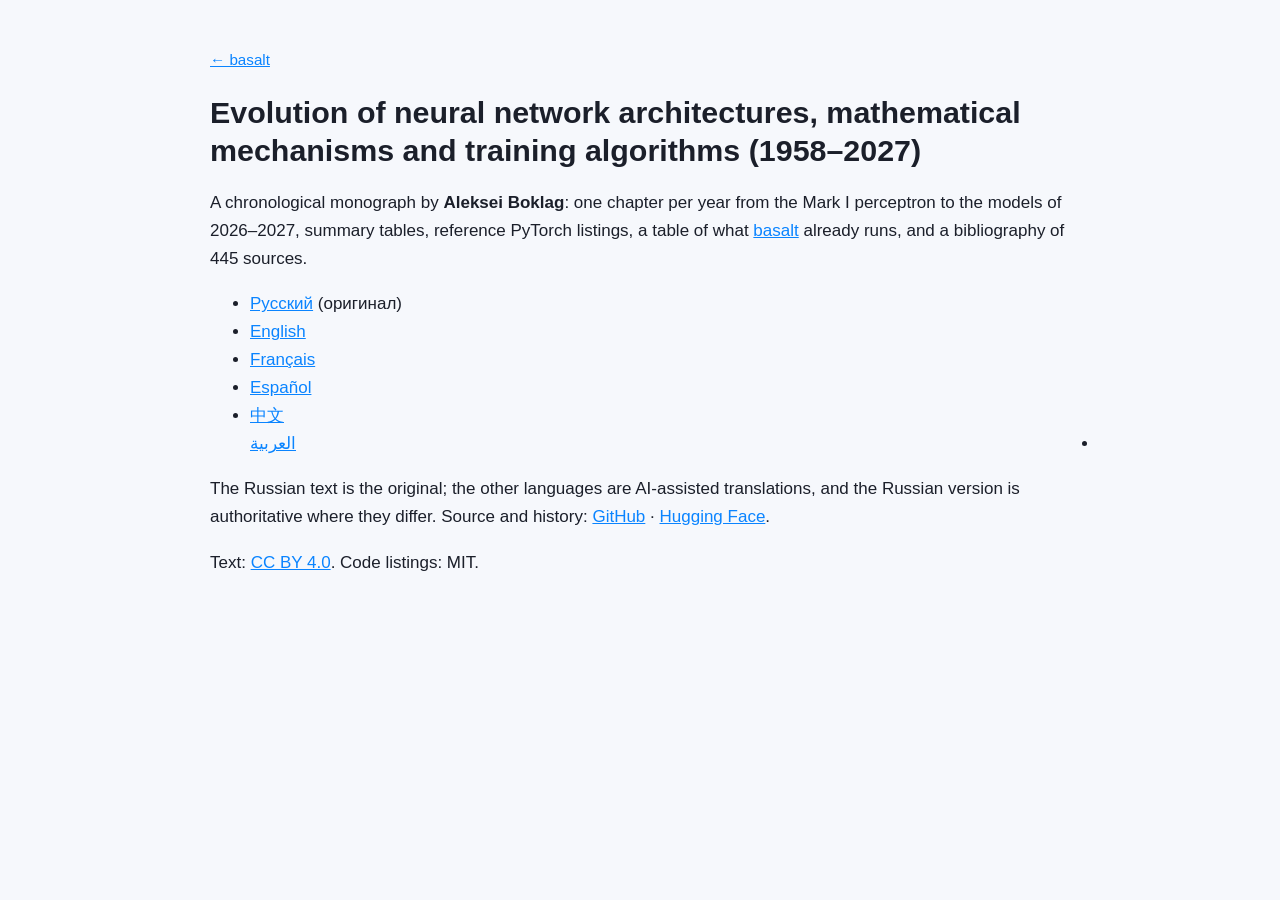
<file: monograph/index.html>
<!DOCTYPE html>
<html lang="en">
<head>
<meta charset="utf-8">
<meta name="viewport" content="width=device-width, initial-scale=1">
<title>Evolution of neural network architectures (1958–2027) — Aleksei Boklag</title>
<meta name="description" content="A chronological monograph on neural network architectures, mathematical mechanisms and training algorithms, 1958–2027, in the six official UN languages.">
<link rel="stylesheet" href="monograph.css">
</head>
<body>
<p class="monograph-langs"><a href="../">← basalt</a></p>
<h1>Evolution of neural network architectures, mathematical mechanisms and training algorithms (1958–2027)</h1>
<p>A chronological monograph by <strong>Aleksei Boklag</strong>: one chapter per year from the Mark I perceptron to the models of 2026–2027, summary tables, reference PyTorch listings, a table of what <a href="https://github.com/goodmai/basalt">basalt</a> already runs, and a bibliography of 445 sources.</p>
<ul>
<li lang="ru"><a href="ru.html">Русский</a> (оригинал)</li>
<li lang="en"><a href="en.html">English</a></li>
<li lang="fr"><a href="fr.html">Français</a></li>
<li lang="es"><a href="es.html">Español</a></li>
<li lang="zh"><a href="zh.html">中文</a></li>
<li lang="ar" dir="rtl"><a href="ar.html">العربية</a></li>
</ul>
<p>The Russian text is the original; the other languages are AI-assisted translations, and the Russian version is authoritative where they differ. Source and history: <a href="https://github.com/goodmai/basalt/tree/main/docs/monograph">GitHub</a> · <a href="https://huggingface.co/datasets/goodmai/neural-network-evolution-1958-2027">Hugging Face</a>.</p>
<p>Text: <a href="https://creativecommons.org/licenses/by/4.0/">CC BY 4.0</a>. Code listings: MIT.</p>
</body>
</html>
</file>
<file: styles.css>
@property --fade-start {
  syntax: "<length>";
  inherits: false;
  initial-value: 0px;
}

@property --fade-end {
  syntax: "<length>";
  inherits: false;
  initial-value: 0px;
}

@property --orb-angle {
  syntax: "<angle>";
  inherits: false;
  initial-value: 0deg;
}

:root {
  /* Raw light & dark palette tokens (WCAG 1.4.3 / 1.4.11 verified) */
  --bg-light: #f6f8fc;
  --bg-dark: #07090f;
  --bg-elevated-light: #ffffff;
  --bg-elevated-dark: #101522;
  --bg-glass-light: rgba(255, 255, 255, 0.82);
  --bg-glass-dark: rgba(16, 21, 34, 0.78);
  --bg-code-light: #0d111b;
  --bg-code-dark: #090c14;

  --text-primary-light: #0d1321;
  --text-primary-dark: #f3f6fc;
  --text-muted-light: #445069;
  --text-muted-dark: #9ba8c2;

  --border-subtle-light: #cbd5e6;
  --border-subtle-dark: #253047;
  --border-strong-light: #7c8ba6;
  --border-strong-dark: #4f6085;

  /* Chromatic brand accents */
  --cobalt-light: #005ad4;
  --cobalt-dark: #4da3ff;
  --amber-light: #c2410c;
  --amber-dark: #ff8c42;
  --violet-light: #6d28d9;
  --violet-dark: #c084fc;
  --emerald-light: #047857;
  --emerald-dark: #34d399;
  --rose-light: #be123c;
  --rose-dark: #fb7185;

  --cta-bg-light: #0058d0;
  --cta-bg-dark: #0a84ff;
  --cta-fg-light: #ffffff;
  --cta-fg-dark: #ffffff;

  --scroll-track-light: #e4e9f2;
  --scroll-track-dark: #111624;
  --scroll-thumb-light: #637089;
  --scroll-thumb-dark: #7d8ca8;

  /* Baseline fallback before light-dark() */
  --bg: var(--bg-light);
  --bg-elevated: var(--bg-elevated-light);
  --bg-glass: var(--bg-glass-light);
  --bg-code: var(--bg-code-light);
  --text-primary: var(--text-primary-light);
  --text-muted: var(--text-muted-light);
  --border-subtle: var(--border-subtle-light);
  --border-strong: var(--border-strong-light);
  --cobalt: var(--cobalt-light);
  --amber: var(--amber-light);
  --violet: var(--violet-light);
  --emerald: var(--emerald-light);
  --rose: var(--rose-light);
  --cta-bg: var(--cta-bg-light);
  --cta-fg: var(--cta-fg-light);
  --scrollbar-track: var(--scroll-track-light);
  --scrollbar-thumb: var(--scroll-thumb-light);

  @media (prefers-color-scheme: dark) {
    --bg: var(--bg-dark);
    --bg-elevated: var(--bg-elevated-dark);
    --bg-glass: var(--bg-glass-dark);
    --bg-code: var(--bg-code-dark);
    --text-primary: var(--text-primary-dark);
    --text-muted: var(--text-muted-dark);
    --border-subtle: var(--border-subtle-dark);
    --border-strong: var(--border-strong-dark);
    --cobalt: var(--cobalt-dark);
    --amber: var(--amber-dark);
    --violet: var(--violet-dark);
    --emerald: var(--emerald-dark);
    --rose: var(--rose-dark);
    --cta-bg: var(--cta-bg-dark);
    --cta-fg: var(--cta-fg-dark);
    --scrollbar-track: var(--scroll-track-dark);
    --scrollbar-thumb: var(--scroll-thumb-dark);
  }

  /* Modern light-dark() automatic scheme resolution */
  @supports (color: light-dark(white, black)) {
    --bg: light-dark(var(--bg-light), var(--bg-dark));
    --bg-elevated: light-dark(var(--bg-elevated-light), var(--bg-elevated-dark));
    --bg-glass: light-dark(var(--bg-glass-light), var(--bg-glass-dark));
    --bg-code: light-dark(var(--bg-code-light), var(--bg-code-dark));
    --text-primary: light-dark(var(--text-primary-light), var(--text-primary-dark));
    --text-muted: light-dark(var(--text-muted-light), var(--text-muted-dark));
    --border-subtle: light-dark(var(--border-subtle-light), var(--border-subtle-dark));
    --border-strong: light-dark(var(--border-strong-light), var(--border-strong-dark));
    --cobalt: light-dark(var(--cobalt-light), var(--cobalt-dark));
    --amber: light-dark(var(--amber-light), var(--amber-dark));
    --violet: light-dark(var(--violet-light), var(--violet-dark));
    --emerald: light-dark(var(--emerald-light), var(--emerald-dark));
    --rose: light-dark(var(--rose-light), var(--rose-dark));
    --cta-bg: light-dark(var(--cta-bg-light), var(--cta-bg-dark));
    --cta-fg: light-dark(var(--cta-fg-light), var(--cta-fg-dark));
    --scrollbar-track: light-dark(var(--scroll-track-light), var(--scroll-track-dark));
    --scrollbar-thumb: light-dark(var(--scroll-thumb-light), var(--scroll-thumb-dark));
  }

  /* Safe tint mixing in oklab (avoids Chromium oklch neutral hue bug 565837690) */
  --cobalt-soft: color-mix(in oklab, var(--cobalt) 14%, var(--bg-elevated));
  --amber-soft: color-mix(in oklab, var(--amber) 14%, var(--bg-elevated));
  --violet-soft: color-mix(in oklab, var(--violet) 14%, var(--bg-elevated));
  --emerald-soft: color-mix(in oklab, var(--emerald) 14%, var(--bg-elevated));

  /* Physics-based multi-stop spring easing */
  --spring-easing: linear(
    0, 0.012 0.6%, 0.05 1.2%, 0.198 2.5%, 0.946 6.8%, 1.178 8.8%,
    1.262 10.2%, 1.272 11.2%, 1.214 13%, 0.968 18.2%, 0.902 20.6%,
    0.896 22.4%, 0.952 26.8%, 1.018 31.6%, 1.024 34.4%, 0.996 42%, 1
  );

  color-scheme: light dark;
  interpolate-size: allow-keywords;
  accent-color: var(--cobalt);
  scrollbar-color: var(--scrollbar-thumb) var(--scrollbar-track);
  --in-oklab: ;
  --in-oklch: ;

  /* Reflect <meta name="color-scheme"> manual override back into CSS cascade */
  &:has(> head > meta[name="color-scheme"][content="dark"]) {
    color-scheme: dark;
  }
  &:has(> head > meta[name="color-scheme"][content="light"]) {
    color-scheme: light;
  }
}

@supports (background: linear-gradient(in oklab, white, black)) {
  :root {
    --in-oklab: in oklab;
    --in-oklch: in oklch;
  }
}

@media (prefers-reduced-motion: reduce) {
  ::view-transition-group(*),
  ::view-transition-old(*),
  ::view-transition-new(*) {
    animation: none !important;
  }
}

/* Legacy scrollbar fallback isolated from native scrollbar-color */
@supports not (scrollbar-color: auto) {
  :root::-webkit-scrollbar {
    width: 12px;
    height: 12px;
  }
  :root::-webkit-scrollbar-thumb {
    background: var(--scrollbar-thumb);
  }
  :root::-webkit-scrollbar-track {
    background: var(--scrollbar-track);
  }
}

/* Forced Colors (Windows High Contrast) support */
@media (forced-colors: active) {
  :root {
    --border-subtle: CanvasText;
    --border-strong: Highlight;
  }
  .btn-primary,
  .pill-active {
    border: 2px solid ButtonText;
  }
  .bento-card,
  .model-card,
  .doc-card,
  .stat-card {
    border: 1px solid CanvasText;
  }
}

*,
*::before,
*::after {
  box-sizing: border-box;
}

html {
  font-family: -apple-system, BlinkMacSystemFont, "SF Pro Display", "SF Pro Text", "Inter", system-ui, sans-serif;
  background-color: var(--bg);
  color: var(--text-primary);
  line-height: 1.55;
  -webkit-text-size-adjust: 100%;
  scroll-behavior: smooth;
  @media (prefers-reduced-motion: reduce) {
    scroll-behavior: auto;
  }
}

body {
  margin: 0;
  min-block-size: 100dvh;
  overflow-x: clip;
  position: relative;
}

::selection {
  background-color: color-mix(in oklab, var(--cobalt) 30%, transparent);
  color: var(--text-primary);
}

a {
  color: var(--cobalt);
  text-decoration-thickness: 1.5px;
  text-underline-offset: 0.2em;
}

a:focus-visible,
button:focus-visible,
summary:focus-visible,
[role="tabpanel"]:focus-visible {
  outline: 3px solid var(--cobalt);
  outline-offset: 3px;
  border-radius: 8px;
}

.sr-only,
.visually-hidden:where(:not(:focus-within, :active)) {
  position: absolute !important;
  clip-path: inset(50%) !important;
  overflow: hidden !important;
  inline-size: 1px !important;
  block-size: 1px !important;
  margin: -1px !important;
  padding: 0 !important;
  border: 0 !important;
  white-space: nowrap !important;
}

#hero-heading:focus {
  outline: none;
}

.skip-link {
  position: fixed;
  inset-block-start: 0.75rem;
  inset-inline-start: 0.75rem;
  z-index: 200;
  padding: 0.6rem 1rem;
  background: var(--cta-bg);
  color: var(--cta-fg);
  border-radius: 10px;
  font-weight: 700;
  text-decoration: none;
  translate: 0 -200%;
  transition: translate 0.2s ease-out;
  &:focus {
    translate: 0 0;
  }
}

/* ---------------------------------------------------------------------------
   1. Scroll Progress Indicator (compositor scaleX + scroll() timeline)
   --------------------------------------------------------------------------- */
#scroll-progress {
  position: fixed;
  inset-block-start: 0;
  inset-inline: 0;
  block-size: 4px;
  z-index: 150;
  background: linear-gradient(90deg var(--in-oklch), var(--cobalt), var(--violet), var(--amber), var(--emerald));
  transform-origin: 0 50%;
  transform: scaleX(0);
  pointer-events: none;
}

@media (prefers-reduced-motion: no-preference) {
  @supports (animation-timeline: scroll()) {
    @keyframes grow-progress {
      from { transform: scaleX(0); }
      to { transform: scaleX(1); }
    }
    #scroll-progress {
      animation: grow-progress auto linear;
      animation-timeline: scroll(root block);
    }
  }
}

/* ---------------------------------------------------------------------------
   2. Zero-Jank Basalt Volcano, Cooling Lava, Meteorite/Comet & Sunrise/Sunset
   --------------------------------------------------------------------------- */
.volcano-stage {
  position: fixed;
  inset: 0;
  z-index: -1;
  overflow: clip;
  pointer-events: none;
  contain: strict;
  isolation: isolate;
}

#volcano-canvas {
  display: block;
  inline-size: 100%;
  block-size: 100%;
  object-fit: cover;
}

.twilight-veil {
  position: absolute;
  inset: 0;
  opacity: 0;
  pointer-events: none;
  background: linear-gradient(
    to top var(--in-oklab),
    rgba(255, 138, 56, 0.34) 0%,
    rgba(217, 70, 143, 0.18) 38%,
    transparent 74%
  );
  transition: opacity 1.8s ease-in-out;
}

.volcano-stage[data-twilight="sunrise"] .twilight-veil,
.volcano-stage[data-twilight="sunset"] .twilight-veil {
  opacity: 1;
}

/* ---------------------------------------------------------------------------
   3. Sticky Liquid Glass Header
   --------------------------------------------------------------------------- */
.site-header {
  position: sticky;
  inset-block-start: 0;
  z-index: 100;
  backdrop-filter: blur(20px) saturate(160%);
  -webkit-backdrop-filter: blur(20px) saturate(160%);
  background-color: var(--bg-glass);
  border-block-end: 1px solid var(--border-subtle);
}

.header-inner {
  max-inline-size: 1320px;
  margin-inline: auto;
  padding: 0.7rem 1.25rem;
  display: flex;
  align-items: center;
  justify-content: space-between;
  gap: 0.85rem;
  flex-wrap: wrap;
  @media (min-width: 1080px) {
    flex-wrap: nowrap;
  }
}

.brand-link {
  display: inline-flex;
  align-items: center;
  gap: 0.65rem;
  text-decoration: none;
  color: var(--text-primary);
  font-weight: 800;
  font-size: 1.15rem;
  letter-spacing: -0.02em;
}

.brand-link img {
  inline-size: 34px;
  block-size: 34px;
}

.version-pill {
  font-size: 0.74rem;
  font-weight: 700;
  padding: 0.18rem 0.55rem;
  border-radius: 999px;
  background: var(--cobalt-soft);
  color: var(--cobalt);
  border: 1px solid var(--border-strong);
}

.nav-links {
  display: flex;
  align-items: center;
  gap: 0.9rem;
  flex-wrap: wrap;
}

.nav-links a {
  color: var(--text-muted);
  text-decoration: none;
  font-size: 0.88rem;
  font-weight: 600;
  white-space: nowrap;
  transition: color 0.15s ease;
  &:hover {
    color: var(--text-primary);
  }
}

.header-controls {
  display: flex;
  align-items: center;
  gap: 0.5rem;
  flex-wrap: wrap;
}

.icon-control {
  display: inline-flex;
  align-items: center;
  justify-content: center;
  gap: 0.35rem;
  min-inline-size: 36px;
  min-block-size: 36px;
  padding: 0.38rem 0.7rem;
  border-radius: 10px;
  border: 1px solid var(--border-strong);
  background: var(--bg-elevated);
  color: var(--text-primary);
  font-size: 0.82rem;
  font-weight: 700;
  cursor: pointer;
  transition: background-color 0.15s ease, border-color 0.15s ease;
  &:hover {
    border-color: var(--cobalt);
    background: var(--cobalt-soft);
  }
}

/* Customizable UN Flag Language Select (appearance: base-select + graceful native fallback) */
.lang-select {
  min-inline-size: 8.6rem;
  min-block-size: 36px;
  padding: 0.35rem 0.65rem;
  border-radius: 10px;
  border: 1px solid var(--border-strong);
  background: var(--bg-elevated);
  color: var(--text-primary);
  font-family: inherit;
  font-size: 0.82rem;
  font-weight: 700;
  cursor: pointer;
  transition: background-color 0.15s ease, border-color 0.15s ease;
  &:hover {
    border-color: var(--cobalt);
    background: var(--cobalt-soft);
  }
  &:focus-visible {
    outline: 3px solid var(--cobalt);
    outline-offset: 3px;
  }
}

@supports (appearance: base-select) {
  .lang-select,
  .lang-select::picker(select) {
    appearance: base-select;
  }

  .lang-select {
    display: inline-flex;
    align-items: center;
    justify-content: space-between;
    gap: 0.4rem;
  }

  .lang-select::picker-icon {
    transition: transform 0.25s cubic-bezier(0.16, 1, 0.3, 1);
  }

  .lang-select:open::picker-icon {
    transform: rotate(180deg);
  }

  .lang-select::picker(select) {
    background: var(--bg-elevated);
    color: var(--text-primary);
    border: 1.5px solid var(--border-strong);
    border-radius: 12px;
    box-shadow: 0 16px 40px rgba(0, 0, 0, 0.28);
    padding: 0.35rem;
    margin-block-start: 0.3rem;
    min-inline-size: max(anchor-size(width), 10.5rem);
    transition:
      display,
      overlay,
      opacity cubic-bezier(0.16, 1, 0.3, 1),
      height cubic-bezier(0.16, 1, 0.3, 1);
    transition-duration: 0.24s;
    transition-behavior: allow-discrete;
    opacity: 0;
    height: 0;
  }

  .lang-select:open::picker(select) {
    opacity: 1;
    height: auto;
  }

  @starting-style {
    .lang-select:open::picker(select) {
      opacity: 0;
      height: 0;
    }
  }

  .lang-select option {
    display: flex;
    align-items: center;
    gap: 0.5rem;
    padding: 0.45rem 0.65rem;
    border-radius: 8px;
    cursor: pointer;
    font-weight: 600;
  }

  .lang-select option:hover {
    background: var(--cobalt-soft);
  }

  .lang-select option:checked {
    font-weight: 800;
    background-color: var(--cobalt-soft);
    color: var(--text-primary);
    border-inline-start: 3px solid var(--cobalt);
  }

  .lang-select selectedcontent {
    display: inline-flex;
    align-items: center;
    gap: 0.42rem;
  }

  .lang-select .flag-emoji {
    display: none;
  }

  .lang-select option svg,
  .lang-select selectedcontent svg {
    flex-shrink: 0;
    inline-size: 1.15rem;
    block-size: 0.85rem;
    border-radius: 2px;
  }

  @media (prefers-reduced-motion: reduce) {
    .lang-select::picker(select),
    .lang-select::picker-icon {
      transition: none !important;
    }
  }
}

/* Theme toggle dual-label visibility driven purely by color-scheme cascade */
.theme-label-light { display: none; }
.theme-label-dark { display: inline; }

@media (prefers-color-scheme: dark) {
  :root:not(:has(> head > meta[name="color-scheme"][content="light"])) .theme-label-light { display: inline; }
  :root:not(:has(> head > meta[name="color-scheme"][content="light"])) .theme-label-dark { display: none; }
}
:root:has(> head > meta[name="color-scheme"][content="dark"]) .theme-label-light { display: inline; }
:root:has(> head > meta[name="color-scheme"][content="dark"]) .theme-label-dark { display: none; }

/* ---------------------------------------------------------------------------
   4. Layout Containers & Fluid Container-Query Typography
   --------------------------------------------------------------------------- */
.container {
  max-inline-size: 1240px;
  margin-inline: auto;
  padding-inline: clamp(1rem, 3vw, 2rem);
  container-type: inline-size;
}

section {
  padding-block: clamp(3rem, 6vw, 5.25rem);
}

/* Deferred below-the-fold sections (never applied to hero) */
.deferred-section {
  content-visibility: auto;
  contain-intrinsic-size: auto none auto 680px;
}

.hero {
  padding-block: clamp(2.5rem, 6vw, 4.75rem) clamp(2.5rem, 5vw, 4rem);
}

.hero-grid {
  display: grid;
  grid-template-columns: 1fr;
  gap: 2.25rem;
  align-items: center;
  @media (min-width: 960px) {
    grid-template-columns: minmax(0, 1.15fr) minmax(380px, 0.85fr);
  }
}

.eyebrow-row {
  display: flex;
  flex-wrap: wrap;
  gap: 0.55rem;
  align-items: center;
  margin-block-end: 1rem;
}

.eyebrow-badge {
  display: inline-flex;
  align-items: center;
  gap: 0.4rem;
  padding: 0.32rem 0.78rem;
  border-radius: 999px;
  font-size: 0.8rem;
  font-weight: 700;
  text-decoration: none;
  border: 1px solid var(--border-strong);
  background: var(--bg-elevated);
  color: var(--text-primary);
}

.hero-title {
  margin: 0 0 1rem;
  font-weight: 850;
  line-height: 1.08;
  letter-spacing: -0.03em;
  /* Max <= 2.5 * min per WCAG 1.4.4 */
  font-size: clamp(2rem, 5.4vw, 3.8rem);
}

@supports (font-size: 1cqi) {
  .hero-title {
    font-size: clamp(2rem, 4.8cqi, 3.8rem);
  }
}

.gradient-text {
  background: linear-gradient(120deg, var(--cobalt) 0%, var(--violet) 48%, var(--amber) 100%);
  -webkit-background-clip: text;
  background-clip: text;
  color: transparent;
  @media (forced-colors: active) {
    background: none;
    color: CanvasText;
  }
}

.hero-lead {
  margin: 0 0 1.65rem;
  font-size: clamp(1.02rem, 1.8vw, 1.22rem);
  color: var(--text-muted);
  max-inline-size: 62ch;
}

.cta-group {
  display: flex;
  flex-wrap: wrap;
  gap: 0.75rem;
  margin-block-end: 1.75rem;
}

.btn {
  -webkit-appearance: none;
  appearance: none;
  font-family: inherit;
  display: inline-flex;
  align-items: center;
  justify-content: center;
  gap: 0.5rem;
  min-block-size: 46px;
  padding: 0.72rem 1.28rem;
  border-radius: 13px;
  font-size: 0.96rem;
  font-weight: 700;
  text-decoration: none;
  cursor: pointer;
  border: 1.5px solid var(--border-strong);
  background: var(--bg-elevated);
  color: var(--text-primary);
  /* Fallback before linear() spring */
  transition: transform 0.45s ease-out, background-color 0.15s ease, border-color 0.15s ease;
  transition-timing-function: var(--spring-easing), ease, ease;

  &:hover {
    transform: translateY(-2px) scale(1.02);
    border-color: var(--cobalt);
  }
  &:active {
    transform: scale(0.98);
  }
  @media (prefers-reduced-motion: reduce) {
    transition: background-color 0.15s ease, border-color 0.15s ease;
    &:hover, &:active { transform: none; }
  }
}

.btn-primary {
  background: var(--cta-bg);
  color: var(--cta-fg);
  border-color: var(--cta-bg);
  &:hover {
    background: color-mix(in oklab, var(--cta-bg) 86%, white);
    border-color: var(--cta-bg);
  }
}

.btn-hf {
  background: var(--amber-soft);
  border-color: var(--amber);
  color: var(--text-primary);
}

/* ---------------------------------------------------------------------------
   5. Animated Neural Bus & Waveform Hero Card
   --------------------------------------------------------------------------- */
.neural-card {
  background: var(--bg-elevated);
  border: 1.5px solid var(--border-subtle);
  border-radius: 22px;
  padding: 1.35rem;
  box-shadow: 0 24px 60px rgba(0, 0, 0, 0.18);
  position: relative;
  overflow: clip;
}

.neural-top {
  display: flex;
  justify-content: space-between;
  align-items: center;
  gap: 0.65rem;
  margin-block-end: 0.9rem;
  font-size: 0.73rem;
  font-weight: 700;
  color: var(--text-muted);
}

.status-dot {
  display: inline-flex;
  align-items: center;
  gap: 0.4rem;
  color: var(--emerald);
  white-space: nowrap;
  flex-shrink: 0;
}

.status-dot::before {
  content: "";
  inline-size: 9px;
  block-size: 9px;
  border-radius: 50%;
  background: var(--emerald);
  border: 1.5px solid currentColor;
}

.neural-svg {
  display: block;
  inline-size: 100%;
  block-size: auto;
  border-radius: 14px;
  background: #0a0e18;
  border: 1px solid #253047;
  padding: 0.5rem;
}

@keyframes pulse-dash {
  to { stroke-dashoffset: -120; }
}

@keyframes wave-bar {
  0%, 100% { transform: scaleY(0.35); }
  50% { transform: scaleY(1); }
}

.bus-flow {
  stroke-dasharray: 10 8;
}

.wave-bar {
  transform-box: fill-box;
  transform-origin: 50% 50%;
}

@media (prefers-reduced-motion: no-preference) {
  body:not([data-motion-paused]) .bus-flow {
    animation: pulse-dash 3.2s linear infinite;
  }
  body:not([data-motion-paused]) .wave-bar {
    animation: wave-bar 1.3s ease-in-out infinite;
  }
  body:not([data-motion-paused]) .wave-bar:nth-child(2n) { animation-delay: 0.18s; }
  body:not([data-motion-paused]) .wave-bar:nth-child(3n) { animation-delay: 0.36s; }
  body:not([data-motion-paused]) .wave-bar:nth-child(4n) { animation-delay: 0.52s; }
}

.hero-metrics {
  display: grid;
  grid-template-columns: repeat(2, 1fr);
  gap: 0.65rem;
  margin-block-start: 0.95rem;
}

.mini-metric {
  padding: 0.65rem 0.8rem;
  border-radius: 12px;
  background: var(--bg);
  border: 1px solid var(--border-subtle);
}

.mini-metric strong {
  display: block;
  font-size: 1.15rem;
  font-weight: 800;
  letter-spacing: -0.02em;
}

.mini-metric span {
  font-size: 0.76rem;
  color: var(--text-muted);
}

/* ---------------------------------------------------------------------------
   6. Copyable Code Blocks (Invoker command="--copy" + live region tip)
   --------------------------------------------------------------------------- */
.code-box {
  background: var(--bg-code);
  color: #e6edf7;
  color-scheme: dark;
  accent-color: var(--cobalt);
  border: 1px solid #2b3854;
  border-radius: 14px;
  padding: 0.9rem 1rem;
  position: relative;
}

.copyable {
  display: flex;
  align-items: flex-start;
  justify-content: space-between;
  gap: 0.65rem;
}

.copyable pre {
  margin: 0;
  font-family: "SF Mono", ui-monospace, Menlo, Consolas, monospace;
  font-size: 0.84rem;
  line-height: 1.55;
  overflow-x: auto;
  flex: 1;
}

.copyable .copy {
  position: relative;
  flex: none;
  order: 1;
  display: inline-flex;
  align-items: center;
}

@media (hover: hover) {
  .copyable {
    display: block;
  }
  .copyable pre {
    padding-inline-end: 4.5rem;
  }
  .copyable .copy {
    position: absolute;
    inset-block-start: 0.65rem;
    inset-inline-end: 0.65rem;
  }
  .copyable .copy-button {
    opacity: 0;
    transition: opacity 0.15s ease;
  }
  .copyable:hover .copy-button,
  .copyable:focus-within .copy-button,
  .copyable .copy-button:focus-visible,
  .copyable .copy-button[data-copied],
  .copyable .copy-button[data-failed] {
    opacity: 1;
  }
}

.copy-button {
  min-inline-size: 32px;
  min-block-size: 30px;
  padding: 0.3rem 0.6rem;
  border-radius: 8px;
  border: 1px solid #4e6188;
  background: #182238;
  color: #f1f5f9;
  font-size: 0.76rem;
  font-weight: 700;
  cursor: pointer;
  display: inline-flex;
  align-items: center;
  gap: 0.3rem;
}

.copy-button .icon-check { display: none; }
.copy-button[data-copied] .icon-copy { display: none; }
.copy-button[data-copied] .icon-check { display: inline; color: #34d399; }

.copy .tip {
  position: absolute;
  inset-block-end: calc(100% + 6px);
  inset-inline-end: 0;
  background: #0a84ff;
  color: #ffffff;
  font-size: 0.72rem;
  font-weight: 700;
  padding: 0.2rem 0.5rem;
  border-radius: 6px;
  white-space: nowrap;
  pointer-events: none;
  opacity: 0;
  transition: opacity 0.15s ease;
}

.copy-button[data-copied] + .tip,
.copy-button[data-failed] + .tip {
  opacity: 1;
}

/* ---------------------------------------------------------------------------
   7. Section Headers & Scroll-Driven Entry Cards
   --------------------------------------------------------------------------- */
.section-head {
  margin-block-end: 2rem;
  max-inline-size: 72ch;
}

.section-kicker {
  display: inline-block;
  font-size: 0.78rem;
  font-weight: 800;
  text-transform: uppercase;
  letter-spacing: 0.08em;
  color: var(--cobalt);
  margin-block-end: 0.4rem;
}

.section-title {
  margin: 0 0 0.6rem;
  font-weight: 820;
  letter-spacing: -0.025em;
  font-size: clamp(1.55rem, 3.4vw, 2.45rem);
}

@supports (font-size: 1cqi) {
  .section-title {
    font-size: clamp(1.55rem, 3.2cqi, 2.45rem);
  }
}

.section-sub {
  margin: 0;
  color: var(--text-muted);
  font-size: 1.02rem;
}

.bento-grid {
  display: grid;
  grid-template-columns: repeat(auto-fit, minmax(min(100%, 310px), 1fr));
  gap: 1.15rem;
}

.bento-card {
  background: var(--bg-elevated);
  border: 1.5px solid var(--border-subtle);
  border-radius: 20px;
  padding: 1.45rem;
  display: flex;
  flex-direction: column;
  gap: 0.7rem;
  container-type: inline-size;
  transition: transform 0.45s ease-out, border-color 0.2s ease;
  transition-timing-function: var(--spring-easing), ease;

  &:hover {
    transform: translateY(-4px);
    border-color: var(--border-strong);
  }
  @media (prefers-reduced-motion: reduce) {
    transition: border-color 0.2s ease;
    &:hover { transform: none; }
  }
}

.bento-card[data-tone="cobalt"] { border-block-start: 4px solid var(--cobalt); }
.bento-card[data-tone="amber"] { border-block-start: 4px solid var(--amber); }
.bento-card[data-tone="violet"] { border-block-start: 4px solid var(--violet); }
.bento-card[data-tone="emerald"] { border-block-start: 4px solid var(--emerald); }
.bento-card[data-tone="rose"] { border-block-start: 4px solid var(--rose); }

.card-icon {
  display: inline-flex;
  align-items: center;
  justify-content: center;
  inline-size: 42px;
  block-size: 42px;
  border-radius: 12px;
  font-size: 1.25rem;
  background: var(--cobalt-soft);
  border: 1px solid var(--border-subtle);
}

.bento-card[data-tone="amber"] .card-icon { background: var(--amber-soft); }
.bento-card[data-tone="violet"] .card-icon { background: var(--violet-soft); }
.bento-card[data-tone="emerald"] .card-icon { background: var(--emerald-soft); }

.bento-card h3 {
  margin: 0;
  font-size: clamp(1.1rem, 4.2cqi, 1.32rem);
}

.bento-card p {
  margin: 0;
  color: var(--text-muted);
  font-size: 0.94rem;
}

.tag-row {
  display: flex;
  flex-wrap: wrap;
  gap: 0.4rem;
  margin-block-start: auto;
  padding-block-start: 0.4rem;
}

.chip {
  font-size: 0.74rem;
  font-weight: 700;
  padding: 0.2rem 0.55rem;
  border-radius: 999px;
  border: 1px solid var(--border-subtle);
  background: var(--bg);
  color: var(--text-primary);
}

/* Native CSS Scroll-Driven ViewTimeline Entry Reveals */
@media (prefers-reduced-motion: no-preference) {
  @supports ((animation-timeline: view()) and (animation-range: entry)) {
    @keyframes card-reveal {
      from {
        opacity: 0.18;
        transform: translateY(28px) scale(0.96);
      }
      to {
        opacity: 1;
        transform: translateY(0) scale(1);
      }
    }
    .reveal-card {
      animation: card-reveal auto linear backwards;
      animation-timeline: view(block);
      animation-range: entry 0% cover 26%;
    }
  }
}

/* ---------------------------------------------------------------------------
   8. Tabbed 84 Compose Profiles Explorer (focusgroup + Anchor Underline)
   --------------------------------------------------------------------------- */
.tabs-shell {
  background: var(--bg-elevated);
  border: 1.5px solid var(--border-subtle);
  border-radius: 22px;
  padding: clamp(1rem, 2.5vw, 1.75rem);
}

.tablist-scroller {
  position: relative;
  display: flex;
  gap: 0.35rem;
  overflow-x: auto;
  scroll-snap-type: inline proximity;
  scroll-padding-inline: 2.5rem;
  padding-block-end: 0.55rem;
  border-block-end: 1px solid var(--border-subtle);
  scrollbar-width: none;

  /* Scroll-driven edge fades when overflowing */
  @media (prefers-reduced-motion: no-preference) {
    @supports (animation-timeline: scroll(self inline)) {
      --fade-size: 2.5rem;
      --fade-dir: right;
      --fade-start-pos: 0;
      --fade-end-pos: 100%;
      mask:
        linear-gradient(black, black) no-clip subtract,
        linear-gradient(to var(--fade-dir), black, transparent) var(--fade-start-pos) 0 / var(--fade-start) 100% no-repeat no-clip,
        linear-gradient(to var(--fade-dir), transparent, black) var(--fade-end-pos) 0 / var(--fade-end) 100% no-repeat no-clip;
      animation: reveal-fade-start linear both, hide-fade-end linear both;
      animation-timeline: scroll(self inline);
      animation-range: 0 var(--fade-size), calc(100% - var(--fade-size)) 100%;
    }
  }
}

@keyframes reveal-fade-start {
  to { --fade-start: var(--fade-size); }
}
@keyframes hide-fade-end {
  from { --fade-end: var(--fade-size); }
}

.tablist-scroller > button {
  flex: none;
  scroll-snap-align: start;
  position: relative;
  min-block-size: 40px;
  padding: 0.48rem 0.95rem;
  border-radius: 10px;
  border: 1px solid transparent;
  background: transparent;
  color: var(--text-muted);
  font-size: 0.9rem;
  font-weight: 700;
  cursor: pointer;

  &:hover {
    color: var(--text-primary);
    background: var(--cobalt-soft);
  }
}

/* Selected state styled strictly from aria-selected, never changing dimensions */
.tablist-scroller > button[aria-selected="true"] {
  color: var(--cobalt);
  background: var(--cobalt-soft);
  anchor-name: --active-ram-tab;

  @supports not (position-anchor: auto) {
    &::after {
      content: "";
      position: absolute;
      inset: auto 0.4rem -0.55rem;
      border-block-end: 3px solid var(--cobalt);
    }
  }
}

@supports (position-anchor: auto) {
  .tablist-scroller::before {
    content: "";
    position: absolute;
    position-anchor: --active-ram-tab;
    inset-block-start: calc(anchor(bottom) + 0.32rem);
    inset-inline-start: anchor(left);
    inset-inline-end: anchor(right);
    border-block-end: 3px solid var(--cobalt);
    pointer-events: none;

    @media (prefers-reduced-motion: no-preference) {
      transition: inset 0.24s ease-out;
    }
  }
}

/* Panels share no padding/border directly so hidden="until-found" renders 0px */
.tabpanels-stack {
  display: grid;
}

.tabpanels-stack > [role="tabpanel"] {
  grid-area: 1 / 1;
}

.tabpanel-inner {
  padding-block-start: 1.35rem;
  display: grid;
  grid-template-columns: 1fr;
  gap: 1.25rem;
  @media (min-width: 900px) {
    grid-template-columns: 1.15fr 0.85fr;
  }
}

.profile-list {
  display: grid;
  grid-template-columns: repeat(auto-fit, minmax(min(100%, 235px), 1fr));
  gap: 0.65rem;
}

.profile-item {
  padding: 0.75rem 0.9rem;
  border-radius: 13px;
  border: 1px solid var(--border-subtle);
  background: var(--bg);
}

.profile-item.is-primary {
  border-color: var(--cobalt);
  background: var(--cobalt-soft);
}

.profile-item strong {
  display: flex;
  justify-content: space-between;
  align-items: center;
  gap: 0.4rem;
  font-size: 0.88rem;
}

.profile-item span {
  display: block;
  margin-block-start: 0.22rem;
  font-size: 0.78rem;
  color: var(--text-muted);
}

/* ---------------------------------------------------------------------------
   9. App Screenshot Showcase (Theme-switched Light/Dark)
   --------------------------------------------------------------------------- */
.showcase-frame {
  border-radius: 20px;
  overflow: clip;
  border: 1.5px solid var(--border-strong);
  box-shadow: 0 28px 72px rgba(0, 0, 0, 0.28);
  background: var(--bg-elevated);
}

.showcase-frame img {
  inline-size: 100%;
  block-size: auto;
}

.showcase-frame .img-dark-only { display: none; }
.showcase-frame .img-light-only { display: block; }

@media (prefers-color-scheme: dark) {
  :root:not(:has(> head > meta[name="color-scheme"][content="light"])) .showcase-frame .img-dark-only { display: block; }
  :root:not(:has(> head > meta[name="color-scheme"][content="light"])) .showcase-frame .img-light-only { display: none; }
}
:root:has(> head > meta[name="color-scheme"][content="dark"]) .showcase-frame .img-dark-only { display: block; }
:root:has(> head > meta[name="color-scheme"][content="dark"]) .showcase-frame .img-light-only { display: none; }

/* ---------------------------------------------------------------------------
   10. Benchmarks & Verified HuggingFace Models Grid
   --------------------------------------------------------------------------- */
.bench-grid {
  display: grid;
  grid-template-columns: repeat(auto-fit, minmax(min(100%, 260px), 1fr));
  gap: 1rem;
}

.stat-card {
  padding: 1.25rem;
  border-radius: 18px;
  background: var(--bg-elevated);
  border: 1.5px solid var(--border-subtle);
}

.stat-number {
  font-size: clamp(1.7rem, 3vw, 2.35rem);
  font-weight: 850;
  letter-spacing: -0.03em;
  line-height: 1.1;
  margin-block-end: 0.35rem;
}

.bar-track {
  block-size: 8px;
  border-radius: 999px;
  background: var(--bg);
  border: 1px solid var(--border-subtle);
  overflow: clip;
  margin-block: 0.65rem;
}

.bar-fill {
  block-size: 100%;
  border-radius: 999px;
  background: linear-gradient(90deg, var(--cobalt), var(--violet));
  transform-origin: 0 50%;
}

.models-grid {
  display: grid;
  grid-template-columns: repeat(auto-fit, minmax(min(100%, 285px), 1fr));
  gap: 1rem;
}

.model-card {
  background: var(--bg-elevated);
  border: 1.5px solid var(--border-subtle);
  border-radius: 18px;
  padding: 1.2rem;
  display: flex;
  flex-direction: column;
  gap: 0.6rem;
}

.model-card h3 {
  margin: 0;
  font-size: 0.98rem;
  font-family: "SF Mono", ui-monospace, Menlo, monospace;
  word-break: break-word;
}

.model-card p {
  margin: 0;
  font-size: 0.88rem;
  color: var(--text-muted);
  flex: 1;
}

.model-actions {
  display: flex;
  gap: 0.5rem;
  flex-wrap: wrap;
  margin-block-start: 0.35rem;
}

.btn-sm {
  min-block-size: 36px;
  padding: 0.42rem 0.85rem;
  border-radius: 10px;
  font-size: 0.82rem;
  font-weight: 700;
  text-decoration: none;
  display: inline-flex;
  align-items: center;
  gap: 0.35rem;
}

/* ---------------------------------------------------------------------------
   11. Documentation Hub Grid & Native Animated <details> Accordion
   --------------------------------------------------------------------------- */
.docs-grid {
  display: grid;
  grid-template-columns: repeat(auto-fit, minmax(min(100%, 260px), 1fr));
  gap: 0.9rem;
}

.doc-card {
  display: flex;
  flex-direction: column;
  gap: 0.35rem;
  padding: 1.1rem 1.2rem;
  border-radius: 16px;
  background: var(--bg-elevated);
  border: 1.5px solid var(--border-subtle);
  text-decoration: none;
  color: var(--text-primary);
  transition: border-color 0.15s ease, transform 0.3s ease-out;
  transition-timing-function: ease, var(--spring-easing);

  &:hover {
    border-color: var(--cobalt);
    transform: translateY(-2px);
  }
  @media (prefers-reduced-motion: reduce) {
    transition: border-color 0.15s ease;
    &:hover { transform: none; }
  }
}

.doc-card strong {
  font-size: 0.96rem;
  color: var(--cobalt);
}

.doc-card span {
  font-size: 0.86rem;
  color: var(--text-muted);
}

.accordion-header {
  display: flex;
  justify-content: space-between;
  align-items: center;
  gap: 1rem;
  flex-wrap: wrap;
  margin-block-end: 1rem;
}

[command="--toggle-all"][aria-expanded="true"] .expand-label,
[command="--toggle-all"][aria-expanded="false"] .collapse-label {
  display: none;
}

.accordion > details {
  background: var(--bg-elevated);
  border: 1.5px solid var(--border-subtle);
  border-radius: 14px;
  margin-block-end: 0.65rem;
  padding-inline: 1.15rem;
}

.accordion > details > summary {
  list-style: none;
  display: flex;
  align-items: center;
  gap: 0.65ch;
  padding-block: 1rem;
  font-weight: 700;
  font-size: 1rem;
  cursor: pointer;

  &::-webkit-details-marker {
    display: none;
  }

  &::before {
    content: "";
    inline-size: 1em;
    block-size: 1em;
    flex-shrink: 0;
    background-color: var(--cobalt);
    mask: url("data:image/svg+xml,%3Csvg xmlns='http://www.w3.org/2000/svg' viewBox='0 0 20 20' fill='black'%3E%3Cpath fill-rule='evenodd' d='M5.23 7.21a.75.75 0 011.06.02L10 11.168l3.71-3.938a.75.75 0 111.08 1.04l-4.25 4.5a.75.75 0 01-1.08 0l-4.25-4.5a.75.75 0 01.02-1.06z' clip-rule='evenodd'/%3E%3C/svg%3E") no-repeat center / contain;
    rotate: -90deg;
  }

  &:dir(rtl)::before {
    rotate: 90deg;
  }

  @media (prefers-reduced-motion: no-preference) {
    &::before {
      transition: rotate 0.2s ease-out;
    }
  }
}

.accordion > details[open] > summary::before {
  rotate: 0deg;
}

.accordion > details::details-content {
  interpolate-size: allow-keywords;
  overflow: clip;
  contain: layout;
}

.accordion > details:not([open])::details-content {
  block-size: 0;
}

@media (prefers-reduced-motion: no-preference) {
  .accordion > details::details-content {
    transition: block-size, content-visibility, display;
    transition-duration: 0.28s;
    transition-timing-function: ease-in-out;
    transition-behavior: allow-discrete;
  }
}

.details-body {
  padding-block: 0 1.1rem;
  color: var(--text-muted);
  font-size: 0.94rem;
}

/* ---------------------------------------------------------------------------
   12. Top-Layer Modal <dialog closedby="any"> (@starting-style + allow-discrete)
   --------------------------------------------------------------------------- */
dialog {
  max-inline-size: min(680px, calc(100vw - 2rem));
  inline-size: 100%;
  border-radius: 20px;
  border: 1.5px solid var(--border-strong);
  background: var(--bg-elevated);
  color: var(--text-primary);
  padding: 1.6rem;
  box-shadow: 0 32px 80px rgba(0, 0, 0, 0.45);
  opacity: 0;
  transition-property: opacity, transform, display, overlay;
  transition-duration: 0.26s;
  transition-timing-function: ease-out;
  transition-behavior: allow-discrete;

  @media (prefers-reduced-motion: no-preference) {
    transform: scale(0.92);
  }
}

dialog::backdrop {
  background-color: rgba(0, 0, 0, 0);
  backdrop-filter: blur(4px);
  transition-property: background-color, display, overlay;
  transition-duration: 0.26s;
  transition-timing-function: ease-out;
  transition-behavior: allow-discrete;
}

:is(dialog[open]):where(:not([data-closing])) {
  opacity: 1;

  @starting-style {
    opacity: 0;
  }

  @media (prefers-reduced-motion: no-preference) {
    transform: scale(1);

    @starting-style {
      transform: scale(0.92);
    }
  }

  &::backdrop {
    background-color: rgba(5, 8, 16, 0.62);

    @starting-style {
      background-color: rgba(5, 8, 16, 0);
    }
  }
}

@media (prefers-reduced-motion: reduce) {
  dialog,
  dialog::backdrop {
    transition-duration: 0.1s;
  }
}

.dialog-head {
  display: flex;
  justify-content: space-between;
  align-items: center;
  gap: 1rem;
  margin-block-end: 1rem;
}

.dialog-head h2 {
  margin: 0;
  font-size: 1.3rem;
}

/* ---------------------------------------------------------------------------
   13. Footer
   --------------------------------------------------------------------------- */
.site-footer {
  border-block-start: 1px solid var(--border-subtle);
  padding-block: 2.5rem;
  margin-block-start: 2rem;
  color: var(--text-muted);
  font-size: 0.9rem;
}

.footer-inner {
  display: flex;
  justify-content: space-between;
  align-items: center;
  gap: 1rem;
  flex-wrap: wrap;
}

.footer-links {
  display: flex;
  gap: 1.15rem;
  flex-wrap: wrap;
}

.lunar-feature {
  padding: clamp(1.1rem, 3vw, 1.75rem);
  border-radius: 22px;
  background: var(--bg-elevated);
  border: 1.5px solid var(--border-strong);
  margin-block-end: 1.25rem;
}
.lunar-title {
  font-size: clamp(1.35rem, 2.6vw, 1.9rem);
  letter-spacing: -0.02em;
  line-height: 1.2;
  margin-block: 0.5rem 0.4rem;
  text-wrap: balance;
}
.lunar-sub, .lunar-note { color: var(--text-muted); margin: 0; }
.lunar-note { font-size: 0.84rem; }
.lunar-body {
  display: grid;
  grid-template-columns: repeat(auto-fit, minmax(min(100%, 340px), 1fr));
  gap: 1.25rem;
  margin-block-start: 1rem;
  align-items: start;
}
.lunar-points { margin: 0; padding-inline-start: 1.1rem; display: grid; gap: 0.6rem; font-size: 0.93rem; }
.lunar-table-wrap { overflow-x: auto; }
.lunar-table { inline-size: 100%; border-collapse: collapse; font-size: 0.88rem; font-variant-numeric: tabular-nums; }
.lunar-table th, .lunar-table td { padding: 0.5rem 0.6rem; text-align: start; border-block-end: 1px solid var(--border-subtle); }
.lunar-table thead th { color: var(--text-muted); font-weight: 600; font-size: 0.78rem; }
.lunar-table tbody th { font-weight: 600; }
.lunar-hit th, .lunar-hit td { color: var(--emerald); font-weight: 700; border-block-end: 0; }
.lunar-table td { white-space: nowrap; }
.lunar-speed-title { font-size: 1rem; margin-block: 1.1rem 0.5rem; }
.lunar-speed-title + .lunar-table-wrap { margin-block-end: 0.5rem; }
</file>
<file: monograph/monograph.css>
:root { color-scheme: light dark; --fg: #1b1f2a; --bg: #f6f8fc; --muted: #5b6475; --accent: #0a84ff; --code: #0d111b; --line: #d8deea; }
@media (prefers-color-scheme: dark) { :root { --fg: #e6e9f2; --bg: #07090f; --muted: #9aa3b5; --line: #222a3a; } }
html { background: var(--bg); color: var(--fg); }
body { font: 17px/1.65 -apple-system, BlinkMacSystemFont, "Segoe UI", "Noto Sans", "Noto Sans Arabic", "PingFang SC", sans-serif; max-width: 860px; margin: 0 auto; padding: 2rem 1.25rem 5rem; }
a { color: var(--accent); overflow-wrap: anywhere; }
h1 { font-size: 1.9rem; line-height: 1.25; }
h2 { margin-top: 2.6rem; border-bottom: 1px solid var(--line); padding-bottom: .3rem; }
img { vertical-align: middle; max-width: 100%; }
@media (prefers-color-scheme: dark) { img { filter: invert(1) hue-rotate(180deg); } }
table { border-collapse: collapse; display: block; overflow-x: auto; font-size: .9rem; margin: 1rem 0; }
th, td { border: 1px solid var(--line); padding: .35rem .55rem; vertical-align: top; }
pre { background: var(--code); color: #e6e9f2; padding: 1rem; border-radius: 10px; overflow-x: auto; direction: ltr; text-align: left; font-size: .85rem; }
code { font-family: ui-monospace, SFMono-Regular, Menlo, monospace; }
blockquote { margin: .3rem 0; padding: 0 1rem; color: var(--muted); border-inline-start: 3px solid var(--line); }
nav#TOC { font-size: .92rem; border: 1px solid var(--line); border-radius: 10px; padding: .5rem 1.25rem; margin: 1.5rem 0; }
nav#TOC ul { padding: 0; margin: .4rem 0; list-style: none; }
nav#TOC li { display: inline-block; margin: 0 .9rem .25rem 0; }
header#title-block-header { margin-bottom: 1rem; }
.monograph-langs { font-size: .95rem; color: var(--muted); }
</file>
